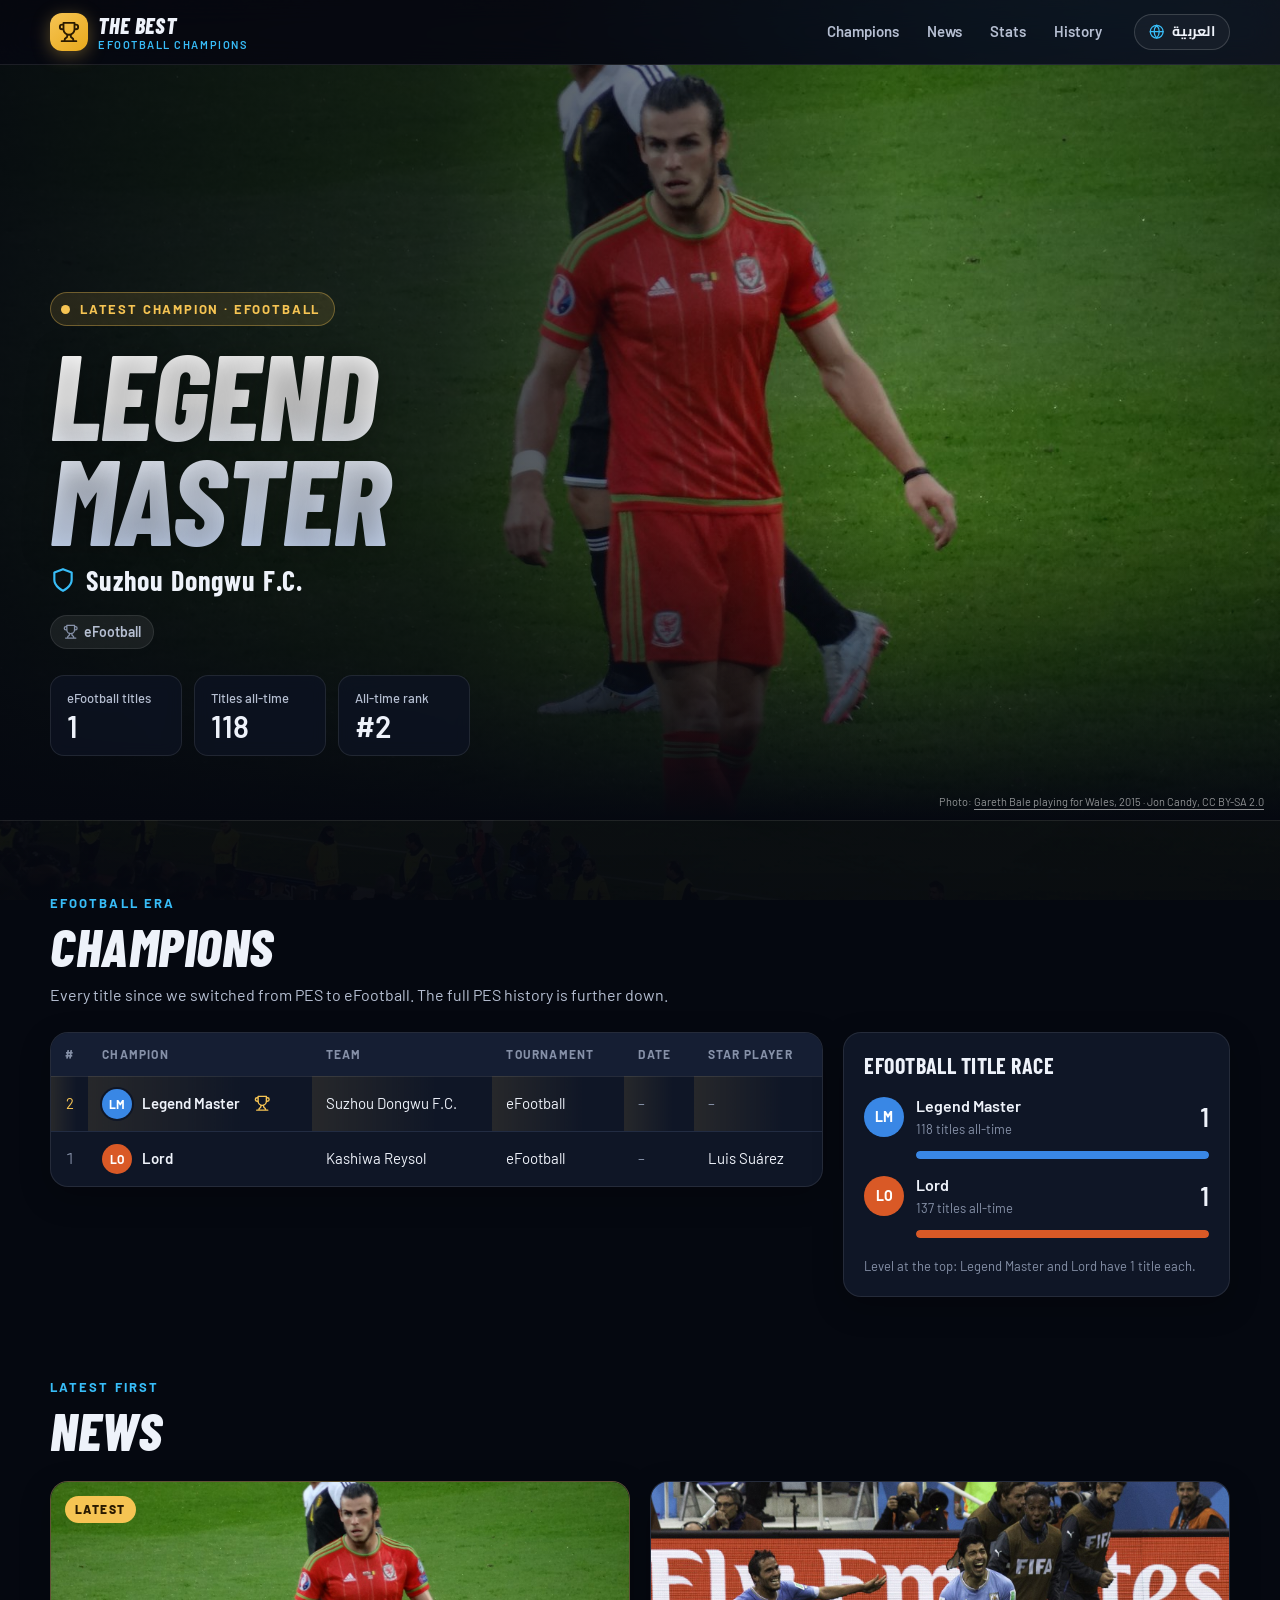
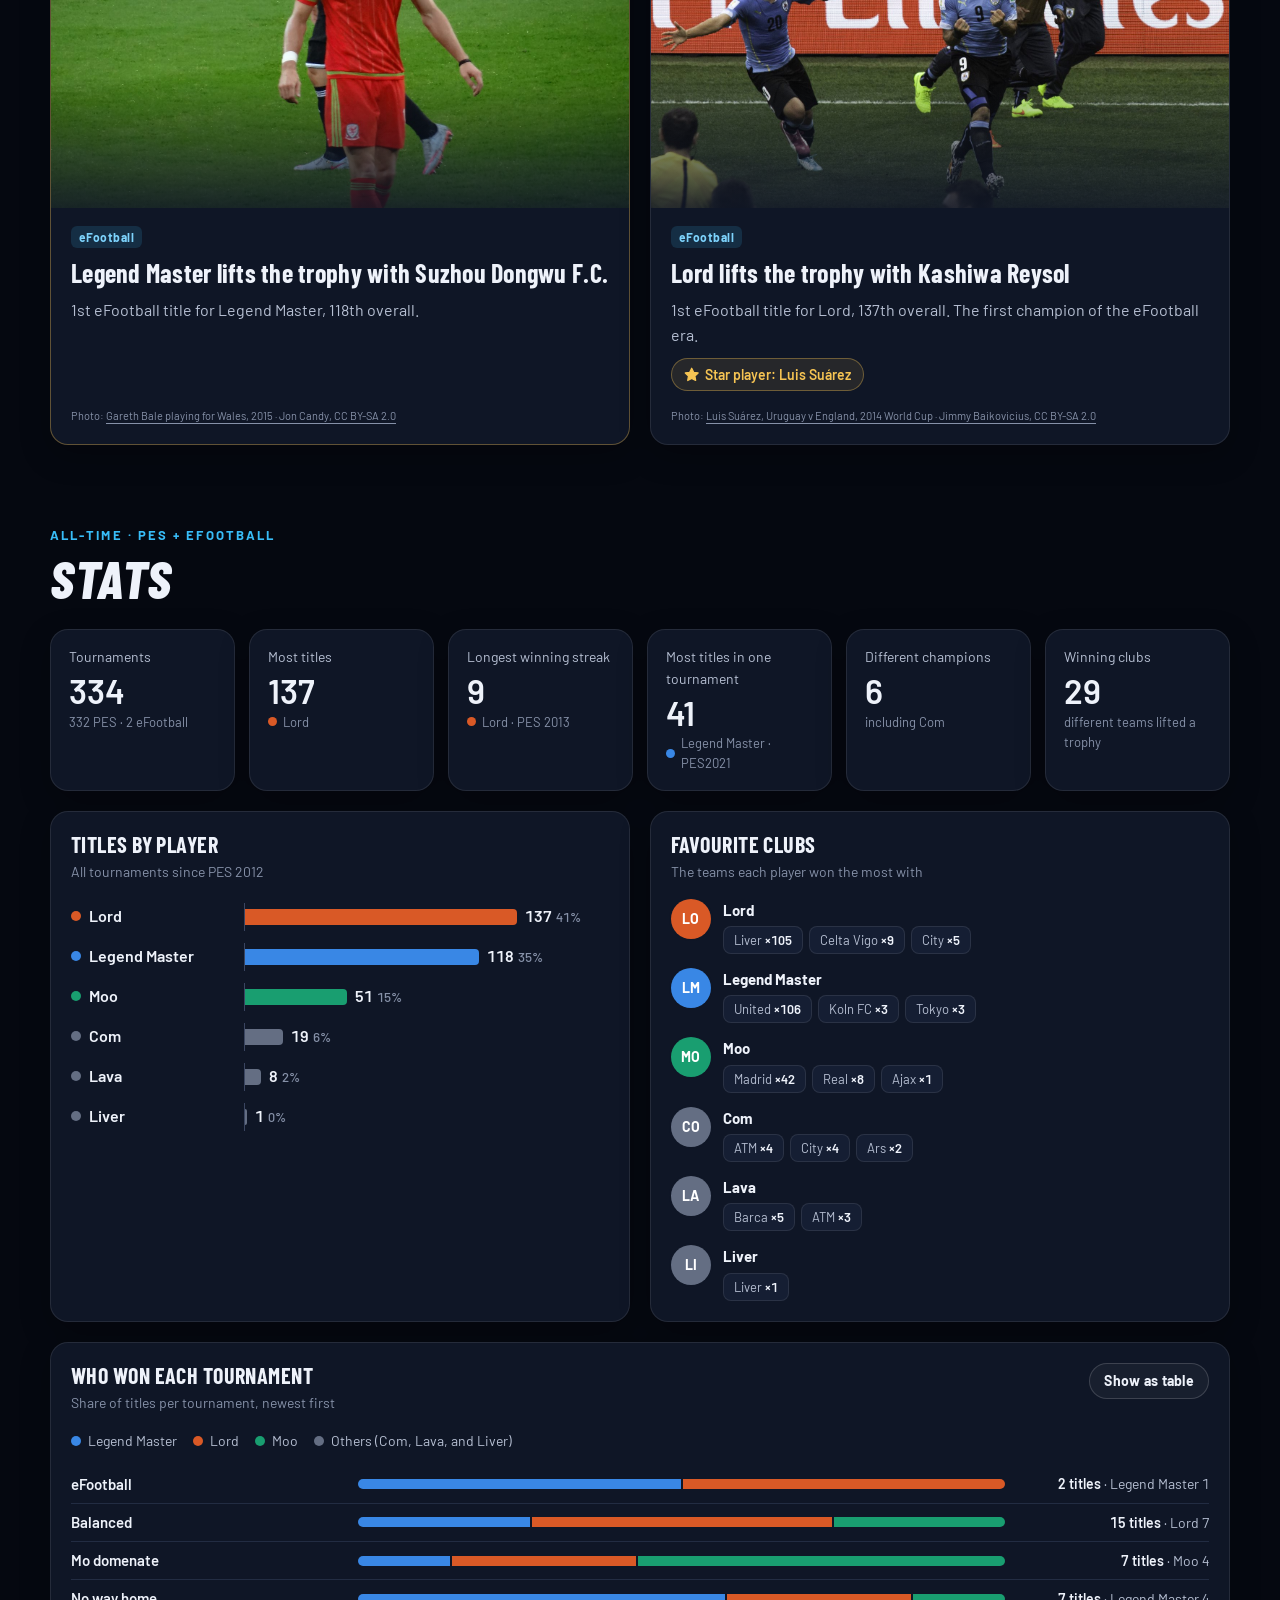
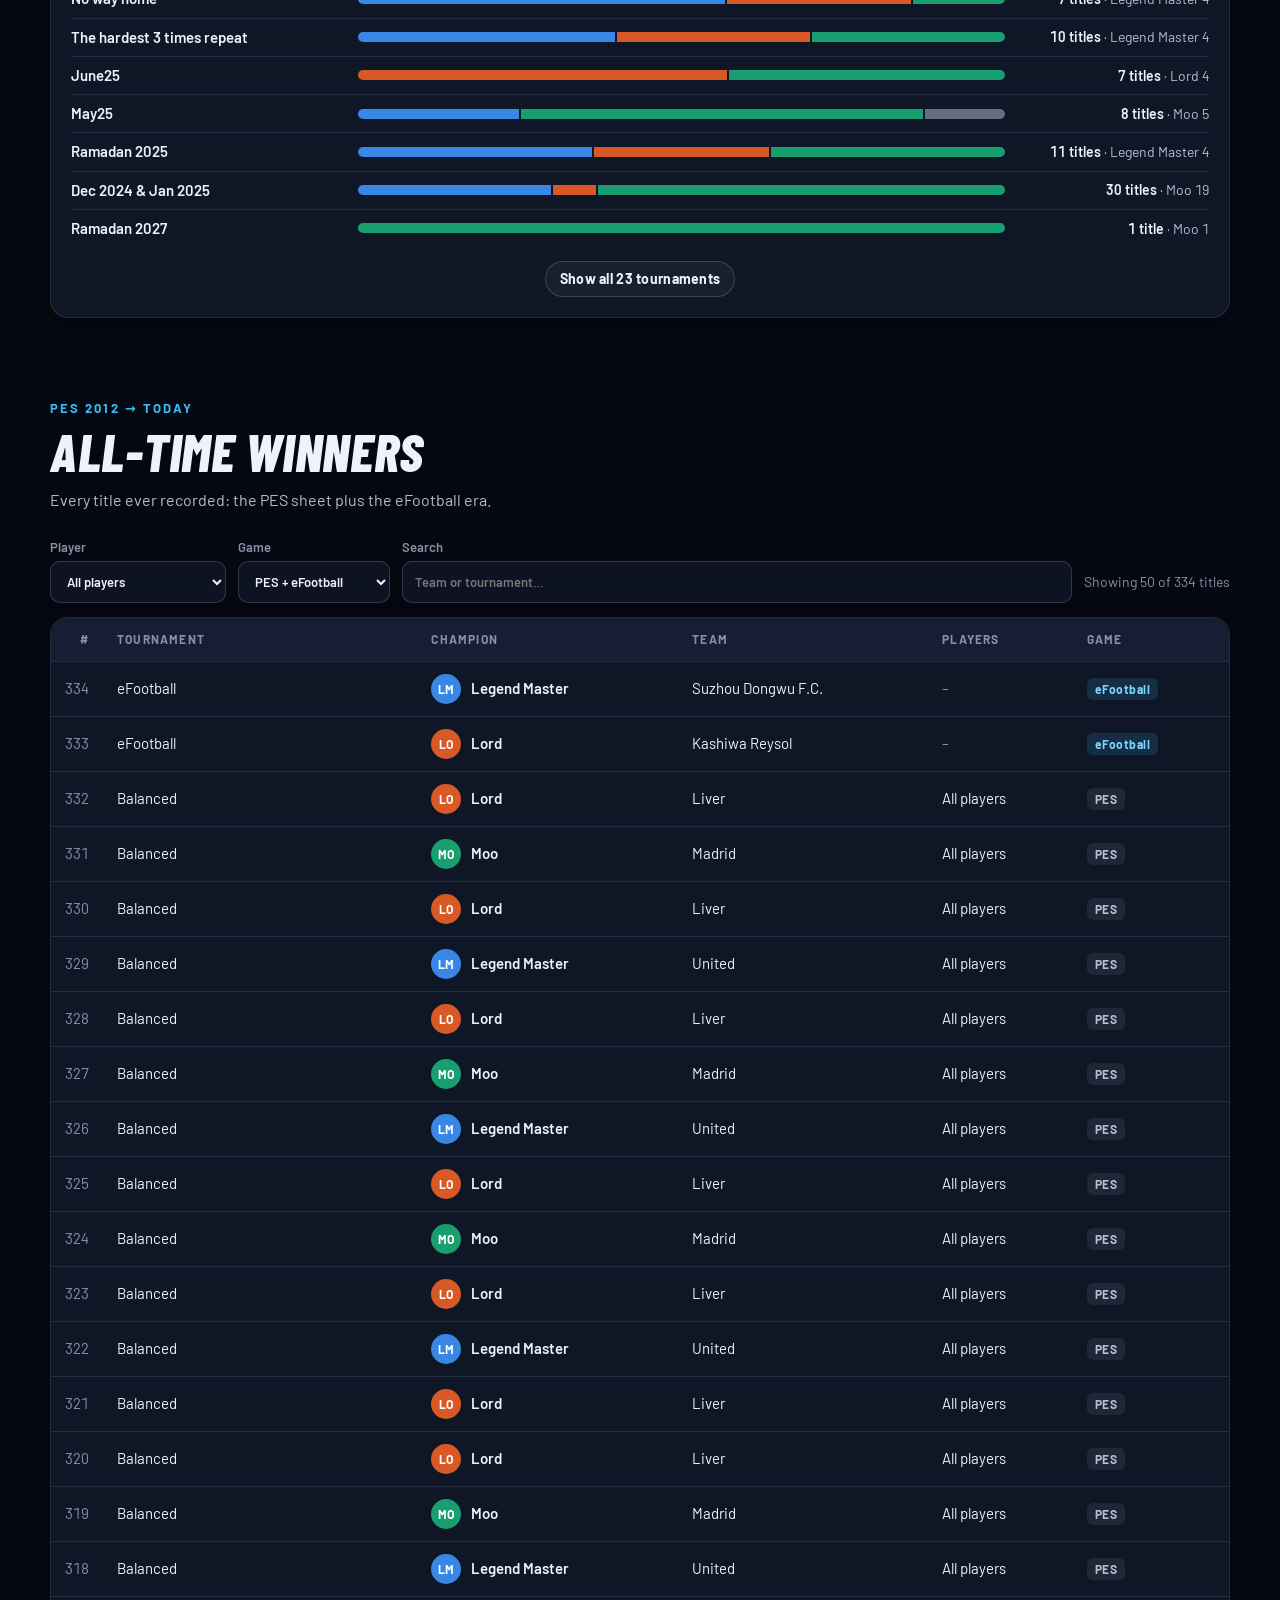
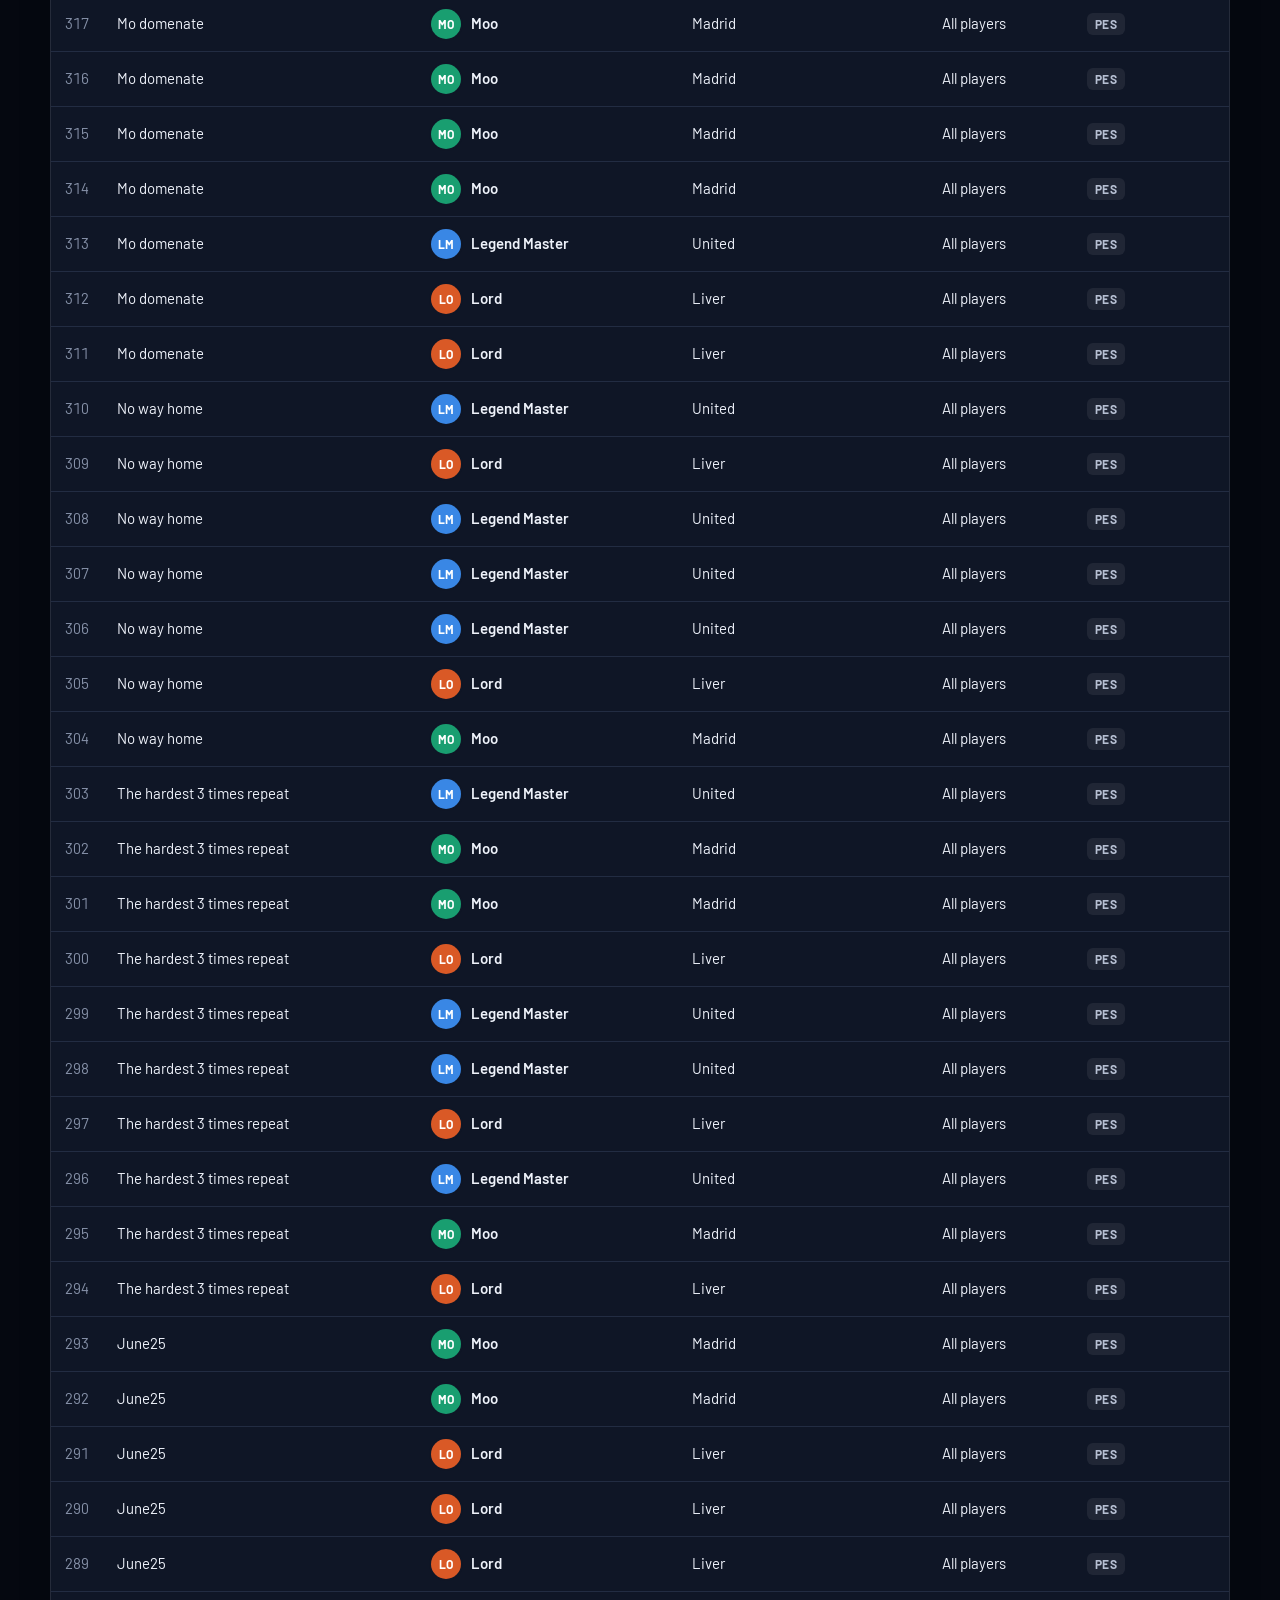
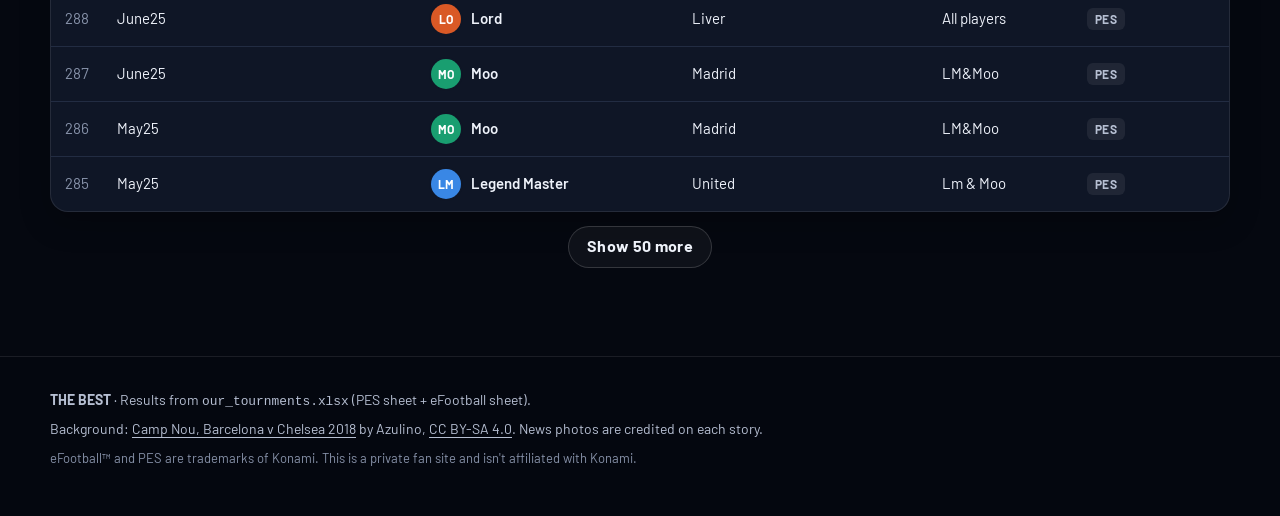
<file: index.html>
<!doctype html>
<html lang="en" dir="ltr">
<head>
  <meta charset="utf-8">
  <meta name="viewport" content="width=device-width, initial-scale=1">
  <title>The Best · eFootball Champions</title>
  <script>
    /* Apply a saved Arabic choice before the first paint, so the page doesn't flip direction after loading. */
    (function () {
      try {
        var q = new URLSearchParams(location.search).get("lang");
        var l = q === "ar" || q === "en" ? q : localStorage.getItem("thebest.lang");
        if (l === "ar") { document.documentElement.lang = "ar"; document.documentElement.dir = "rtl"; }
      } catch (e) { /* storage blocked: stay in English */ }
    })();
  </script>
  <meta name="description" content="Champions, news and stats from our eFootball tournaments, plus the full PES history since PES 2012.">
  <meta name="theme-color" content="#050810">
  <meta property="og:title" content="The Best · eFootball Champions">
  <meta property="og:description" content="Who won last, the roll of honour, and every title since PES 2012.">
  <link rel="icon" href="data:image/svg+xml,%3Csvg xmlns='http://www.w3.org/2000/svg' viewBox='0 0 24 24' fill='none' stroke='%23f6c453' stroke-width='2' stroke-linecap='round' stroke-linejoin='round'%3E%3Cpath d='M6 9H4.5a2.5 2.5 0 0 1 0-5H6M18 9h1.5a2.5 2.5 0 0 0 0-5H18M4 22h16M10 14.66V17c0 .55-.47.98-.97 1.21C7.85 18.75 7 20.24 7 22M14 14.66V17c0 .55.47.98.97 1.21C16.15 18.75 17 20.24 17 22M18 2H6v7a6 6 0 0 0 12 0V2Z'/%3E%3C/svg%3E">
  <link rel="preconnect" href="https://fonts.googleapis.com">
  <link rel="preconnect" href="https://fonts.gstatic.com" crossorigin>
  <link href="https://fonts.googleapis.com/css2?family=Barlow:wght@400;500;600;700&family=Barlow+Condensed:ital,wght@0,600;0,700;0,800;1,700;1,800&family=Cairo:wght@400;600;700;800&display=swap" rel="stylesheet">
  <!-- The ?v= tags make browsers fetch new code after each update; run tools/bump_version.py when code changes. -->
  <link rel="stylesheet" href="assets/css/style.css?v=20261123002647">
  <script type="module" src="assets/js/app.js?v=20261123002647"></script>
</head>
<body>
  <!-- Icon sprite -->
  <svg width="0" height="0" style="position:absolute" aria-hidden="true">
    <symbol id="i-trophy" viewBox="0 0 24 24"><path d="M6 9H4.5a2.5 2.5 0 0 1 0-5H6M18 9h1.5a2.5 2.5 0 0 0 0-5H18M4 22h16M10 14.66V17c0 .55-.47.98-.97 1.21C7.85 18.75 7 20.24 7 22M14 14.66V17c0 .55.47.98.97 1.21C16.15 18.75 17 20.24 17 22M18 2H6v7a6 6 0 0 0 12 0V2Z"/></symbol>
    <symbol id="i-shield" viewBox="0 0 24 24"><path d="M12 22s8-4 8-10V5l-8-3-8 3v7c0 6 8 10 8 10z"/></symbol>
    <symbol id="i-star" viewBox="0 0 24 24"><path d="M12 2l3.09 6.26L22 9.27l-5 4.87 1.18 6.88L12 17.77l-6.18 3.25L7 14.14 2 9.27l6.91-1.01L12 2z"/></symbol>
    <symbol id="i-plus" viewBox="0 0 24 24"><path d="M12 5v14M5 12h14"/></symbol>
    <symbol id="i-x" viewBox="0 0 24 24"><path d="M18 6 6 18M6 6l12 12"/></symbol>
    <symbol id="i-edit" viewBox="0 0 24 24"><path d="M12 20h9M16.5 3.5a2.12 2.12 0 0 1 3 3L7 19l-4 1 1-4L16.5 3.5z"/></symbol>
    <symbol id="i-trash" viewBox="0 0 24 24"><path d="M3 6h18M19 6l-1 14a2 2 0 0 1-2 2H8a2 2 0 0 1-2-2L5 6M10 11v6M14 11v6M9 6V4a1 1 0 0 1 1-1h4a1 1 0 0 1 1 1v2"/></symbol>
    <symbol id="i-calendar" viewBox="0 0 24 24"><rect x="3" y="4" width="18" height="18" rx="2"/><path d="M16 2v4M8 2v4M3 10h18"/></symbol>
    <symbol id="i-users" viewBox="0 0 24 24"><path d="M17 21v-2a4 4 0 0 0-4-4H5a4 4 0 0 0-4 4v2"/><circle cx="9" cy="7" r="4"/><path d="M23 21v-2a4 4 0 0 0-3-3.87M16 3.13a4 4 0 0 1 0 7.75"/></symbol>
    <symbol id="i-image" viewBox="0 0 24 24"><rect x="3" y="3" width="18" height="18" rx="2"/><circle cx="8.5" cy="8.5" r="1.5"/><path d="M21 15l-5-5L5 21"/></symbol>
    <symbol id="i-flame" viewBox="0 0 24 24"><path d="M8.5 14.5A2.5 2.5 0 0 0 11 12c0-1.38-.5-2-1-3-1.07-2.14-.22-4.05 2-6 .5 2.5 2 4.9 4 6.5 2 1.6 3 3.5 3 5.5a7 7 0 1 1-14 0c0-1.15.43-2.29 1-3a2.5 2.5 0 0 0 2.5 2.5z"/></symbol>
    <symbol id="i-github" viewBox="0 0 24 24"><path d="M9 19c-5 1.5-5-2.5-7-3m14 6v-3.87a3.37 3.37 0 0 0-.94-2.61c3.14-.35 6.44-1.54 6.44-7A5.44 5.44 0 0 0 20 4.77 5.07 5.07 0 0 0 19.91 1S18.73.65 16 2.48a13.38 13.38 0 0 0-7 0C6.27.65 5.09 1 5.09 1A5.07 5.07 0 0 0 5 4.77a5.44 5.44 0 0 0-1.5 3.78c0 5.42 3.3 6.61 6.44 7A3.37 3.37 0 0 0 9 18.13V22"/></symbol>
    <symbol id="i-globe" viewBox="0 0 24 24"><circle cx="12" cy="12" r="10"/><path d="M2 12h20M12 2a15.3 15.3 0 0 1 4 10 15.3 15.3 0 0 1-4 10 15.3 15.3 0 0 1-4-10 15.3 15.3 0 0 1 4-10z"/></symbol>
    <symbol id="i-bell" viewBox="0 0 24 24"><path d="M6 8a6 6 0 0 1 12 0c0 7 3 9 3 9H3s3-2 3-9"/><path d="M10.3 21a1.94 1.94 0 0 0 3.4 0"/></symbol>
    <symbol id="i-megaphone" viewBox="0 0 24 24"><path d="m3 11 18-5v12L3 14v-3z"/><path d="M11.6 16.8a3 3 0 1 1-5.8-1.6"/></symbol>
    <symbol id="i-check" viewBox="0 0 24 24"><path d="M20 6 9 17l-5-5"/></symbol>
    <symbol id="i-chat" viewBox="0 0 24 24"><path d="M7.9 20A9 9 0 1 0 4 16.1L2 22Z"/></symbol>
    <symbol id="i-ban" viewBox="0 0 24 24"><circle cx="12" cy="12" r="10"/><path d="m4.9 4.9 14.2 14.2"/></symbol>
  </svg>

  <a class="skip-link" href="#main" data-i18n="skip">Skip to content</a>

  <header class="site-header">
    <div class="container header-inner">
      <a class="brand" href="#top" aria-label="The Best, home" data-i18n-attr="aria-label:brandHome">
        <span class="brand-mark"><svg class="icon"><use href="#i-trophy"/></svg></span>
        <span class="brand-text"><strong data-i18n="brandName">THE BEST</strong><small data-i18n="brandSub">eFootball champions</small></span>
      </a>
      <nav class="site-nav" aria-label="Sections" data-i18n-attr="aria-label:navSections">
        <a href="#announcements" data-i18n="navUpcoming" hidden>Upcoming</a>
        <a href="#champions" data-i18n="navChampions">Champions</a>
        <a href="#news" data-i18n="navNews">News</a>
        <a href="#stats" data-i18n="navStats">Stats</a>
        <a href="#history" data-i18n="navHistory">History</a>
      </nav>
      <div class="header-actions">
        <button class="btn btn-ghost btn-sm lang-btn" type="button" id="langBtn" lang="ar" aria-label="Switch to Arabic" data-i18n-attr="aria-label:langSwitchLabel;lang:langSwitchCode">
          <svg class="icon"><use href="#i-globe"/></svg><span data-i18n="langSwitch">العربية</span>
        </button>
      </div>
    </div>
  </header>

  <div class="pending-banner" id="pendingBanner" role="status" hidden>
    <span class="spinner" aria-hidden="true"></span>
    <span data-i18n="pending">Publishing your latest change. GitHub Pages usually needs about a minute, then everyone sees it.</span>
  </div>

  <!-- Next championship, filled in by announce.js -->
  <div class="next-banner" id="nextBanner" hidden></div>

  <main id="main">
    <!-- 1. Latest champion -->
    <section class="hero" id="top" aria-labelledby="heroName">
      <div class="hero-media" id="heroMedia"></div>
      <div class="hero-shade" aria-hidden="true"></div>
      <div class="container hero-inner">
        <div class="hero-text">
          <p class="eyebrow"><span class="live-dot" aria-hidden="true"></span><span id="heroEyebrow"></span></p>
          <h1 class="hero-name" id="heroName">Loading…</h1>
          <p class="hero-team" id="heroTeam"></p>
          <ul class="chips" id="heroChips"></ul>
          <dl class="hero-stats" id="heroStats"></dl>
        </div>
        <figure class="hero-win" id="heroWin" hidden></figure>
      </div>
      <p class="hero-credit" id="heroCredit"></p>
    </section>

    <!-- 2. Upcoming championships (hidden until one is announced) -->
    <section class="section ann-section" id="announcements" aria-labelledby="annTitle" hidden>
      <div class="container">
        <header class="section-head">
          <p class="kicker" data-i18n="annKicker">Announcements</p>
          <h2 id="annTitle" data-i18n="annTitle">Upcoming championships</h2>
          <p class="lede" data-i18n="annLede">Sign up with your email or WhatsApp number to get a reminder before the start.</p>
        </header>
        <div id="annFeatured"></div>
        <div id="annMore"></div>
      </div>
    </section>

    <!-- 3. eFootball champions -->
    <section class="section" id="champions" aria-labelledby="champTitle">
      <div class="container">
        <header class="section-head">
          <p class="kicker" data-i18n="champKicker">eFootball era</p>
          <h2 id="champTitle" data-i18n="champTitle">Champions</h2>
          <p class="lede" data-i18n="champLede">Every title since we switched from PES to eFootball. The full PES history is further down.</p>
        </header>
        <div class="champ-grid">
          <div class="card table-card">
            <div class="table-scroll">
              <table class="table" id="champTable">
                <thead><tr><th class="num">#</th><th data-i18n="thChampion">Champion</th><th data-i18n="thTeam">Team</th><th data-i18n="thTournament">Tournament</th><th data-i18n="thDate">Date</th><th data-i18n="thStar">Star player</th></tr></thead>
                <tbody></tbody>
              </table>
            </div>
          </div>
          <aside class="card race-card" aria-labelledby="raceTitle">
            <h3 id="raceTitle" data-i18n="raceTitle">eFootball title race</h3>
            <ol class="race" id="raceList"></ol>
          </aside>
        </div>
      </div>
    </section>

    <!-- 4. News -->
    <section class="section" id="news" aria-labelledby="newsTitle">
      <div class="container">
        <header class="section-head">
          <p class="kicker" data-i18n="newsKicker">Latest first</p>
          <h2 id="newsTitle" data-i18n="newsTitle">News</h2>
        </header>
        <div class="news-grid" id="newsGrid"></div>
      </div>
    </section>

    <!-- 5. Stats -->
    <section class="section" id="stats" aria-labelledby="statsTitle">
      <div class="container">
        <header class="section-head">
          <p class="kicker" data-i18n="statsKicker">All-time · PES + eFootball</p>
          <h2 id="statsTitle" data-i18n="statsTitle">Stats</h2>
        </header>
        <div class="kpis" id="kpis"></div>
        <div class="stats-grid">
          <article class="card chart-card" aria-labelledby="titlesTitle">
            <h3 id="titlesTitle" data-i18n="titlesTitle">Titles by player</h3>
            <p class="card-sub" data-i18n="titlesSub">All tournaments since PES 2012</p>
            <div class="bars" id="titlesChart"></div>
          </article>
          <article class="card chart-card" aria-labelledby="clubsTitle">
            <h3 id="clubsTitle" data-i18n="clubsTitle">Favourite clubs</h3>
            <p class="card-sub" data-i18n="clubsSub">The teams each player won the most with</p>
            <div class="clubs" id="clubsList"></div>
          </article>
          <article class="card chart-card span-2" aria-labelledby="seasonsTitle">
            <div class="card-head">
              <div>
                <h3 id="seasonsTitle" data-i18n="seasonsTitle">Who won each tournament</h3>
                <p class="card-sub" data-i18n="seasonsSub">Share of titles per tournament, newest first</p>
              </div>
              <button class="btn btn-ghost btn-sm" type="button" id="seasonsView" aria-pressed="false">Show as table</button>
            </div>
            <ul class="legend" id="seasonsLegend" aria-label="Players" data-i18n-attr="aria-label:legendPlayers"></ul>
            <div id="seasonsChart"></div>
            <button class="btn btn-ghost btn-sm more-btn" type="button" id="seasonsMore"></button>
          </article>
        </div>
      </div>
    </section>

    <!-- 6. All-time history -->
    <section class="section" id="history" aria-labelledby="historyTitle">
      <div class="container">
        <header class="section-head">
          <p class="kicker" data-i18n="historyKicker">PES 2012 → today</p>
          <h2 id="historyTitle" data-i18n="historyTitle">All-time winners</h2>
          <p class="lede" data-i18n="historyLede">Every title ever recorded: the PES sheet plus the eFootball era.</p>
        </header>
        <div class="filters" role="search">
          <label class="field-inline"><span data-i18n="fPlayer">Player</span><select id="fPlayer"><option value="">All players</option></select></label>
          <label class="field-inline"><span data-i18n="fGame">Game</span><select id="fGame"><option value="" data-i18n="fGameAll">PES + eFootball</option><option value="PES" data-i18n="fGamePes">PES only</option><option value="eFootball" data-i18n="fGameEf">eFootball only</option></select></label>
          <label class="field-inline grow"><span data-i18n="fSearch">Search</span><input id="fSearch" type="search" dir="auto" placeholder="Team or tournament…" data-i18n-attr="placeholder:fSearchPh" autocomplete="off"></label>
          <p class="filter-count" id="historyCount" aria-live="polite"></p>
        </div>
        <div class="card table-card">
          <div class="table-scroll">
            <table class="table" id="historyTable">
              <thead><tr><th class="num">#</th><th data-i18n="thTournament">Tournament</th><th data-i18n="thChampion">Champion</th><th data-i18n="thTeam">Team</th><th data-i18n="thPlayers">Players</th><th data-i18n="thGame">Game</th></tr></thead>
              <tbody></tbody>
            </table>
          </div>
        </div>
        <button class="btn btn-ghost more-btn" type="button" id="historyMore">Show more</button>
      </div>
    </section>
  </main>

  <footer class="site-footer">
    <div class="container footer-inner">
      <p data-i18n-html="footerData"><strong>THE BEST</strong> · Results from <code>our_tournments.xlsx</code> (PES sheet + eFootball sheet).</p>
      <p class="credits" id="credits" data-i18n-html="footerCredits">
        Background: <a href="https://commons.wikimedia.org/wiki/File:Camp_Nou_Barcelona_Chelsea_14-03-2018.jpg" target="_blank" rel="noopener">Camp Nou, Barcelona v Chelsea 2018</a> by Azulino, <a href="https://creativecommons.org/licenses/by-sa/4.0" target="_blank" rel="noopener">CC BY-SA 4.0</a>. News photos are credited on each story.
      </p>
      <p class="fineprint" data-i18n="footerFine">eFootball™ and PES are trademarks of Konami. This is a private fan site and isn't affiliated with Konami.</p>
    </div>
  </footer>

  <!-- Sign up for a championship -->
  <dialog class="dialog narrow" id="signupDialog" aria-labelledby="suTitle">
    <form class="dialog-inner" id="signupForm" novalidate>
      <header class="dialog-head">
        <div>
          <h2 id="suTitle" data-i18n="suTitle">Sign up</h2>
          <p class="dialog-sub" id="suFor"></p>
        </div>
        <button class="icon-btn" type="button" data-close aria-label="Close" data-i18n-attr="aria-label:close"><svg class="icon"><use href="#i-x"/></svg></button>
      </header>
      <div class="dialog-body">
        <div data-step="form">
          <div class="form-grid one">
            <label class="field"><span><span data-i18n="suNick">Your name</span> <b aria-hidden="true">*</b> <small data-i18n="suNickHint">(shown on the site)</small></span><input name="nickname" list="playerList" maxlength="40" required dir="auto" autocomplete="nickname"></label>
            <fieldset class="field choice">
              <legend data-i18n="suChannel">Remind me by</legend>
              <div class="seg-choice">
                <label><input type="radio" name="channel" value="email" checked><span><svg class="icon"><use href="#i-bell"/></svg><span data-i18n="suEmail">Email</span></span></label>
                <label><input type="radio" name="channel" value="whatsapp"><span><svg class="icon"><use href="#i-chat"/></svg><span data-i18n="suWhatsapp">WhatsApp</span></span></label>
              </div>
            </fieldset>
            <label class="field" data-for="email"><span data-i18n="suEmailLabel">Email address</span><input name="email" type="email" dir="ltr" maxlength="120" autocomplete="email" inputmode="email" spellcheck="false"></label>
            <label class="field" data-for="whatsapp" hidden><span><span data-i18n="suPhoneLabel">WhatsApp number</span> <small data-i18n="suPhoneHint">(with country code, e.g. +20 10 1234 5678)</small></span><input name="phone" type="tel" dir="ltr" maxlength="24" autocomplete="tel" inputmode="tel" placeholder="+20 10 1234 5678"></label>
            <p class="hint channel-note" id="suChannelNote"></p>
            <label class="hp" aria-hidden="true">Website <input name="website" tabindex="-1" autocomplete="off"></label>
          </div>
          <p class="hint" data-i18n="suPrivacy">Only the organiser sees your email or number. Only your name is shown on the site.</p>
        </div>
        <div class="su-done" data-step="done" hidden>
          <span class="su-done-mark" aria-hidden="true"><svg class="icon"><use href="#i-check"/></svg></span>
          <h3 data-i18n="suDoneTitle">You're in!</h3>
          <p id="suDoneText"></p>
          <button class="btn btn-ghost btn-sm" type="button" id="suDoneIcs" data-ics=""><svg class="icon"><use href="#i-calendar"/></svg><span data-i18n="btnCalendar">Add to calendar</span></button>
        </div>
      </div>
      <footer class="dialog-foot">
        <p class="form-status" id="suStatus" role="status" aria-live="polite"></p>
        <button class="btn btn-ghost" type="button" id="suCancel" data-close data-i18n="btnCancel">Cancel</button>
        <button class="btn btn-primary" type="submit" id="suSubmit"><svg class="icon"><use href="#i-bell"/></svg><span data-i18n="btnJoin">Sign me up</span></button>
        <button class="btn btn-primary" type="button" id="suDone" data-close data-i18n="btnDone" hidden>Done</button>
      </footer>
    </form>
  </dialog>

  <datalist id="playerList"></datalist>

  <div class="tooltip" id="tooltip" role="tooltip" hidden></div>
  <div class="toast" id="toast" role="status" aria-live="polite" hidden></div>
</body>
</html>
</file>
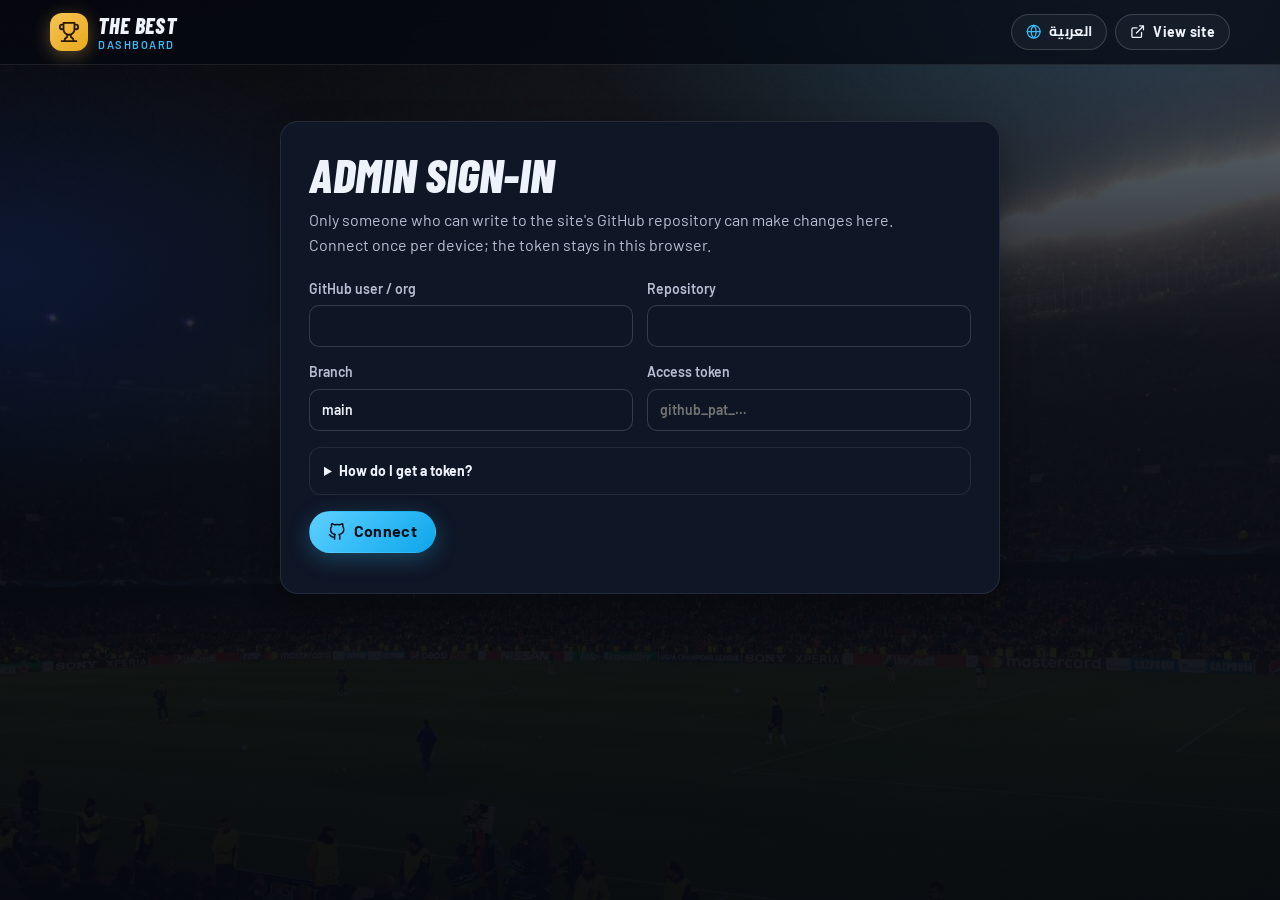
<file: admin.html>
<!doctype html>
<html lang="en" dir="ltr" data-title-key="adminPageTitle">
<head>
  <meta charset="utf-8">
  <meta name="viewport" content="width=device-width, initial-scale=1">
  <meta name="robots" content="noindex, nofollow">
  <title>Dashboard · The Best</title>
  <script>
    /* Apply a saved Arabic choice before the first paint, so the page doesn't flip direction after loading. */
    (function () {
      try {
        var q = new URLSearchParams(location.search).get("lang");
        var l = q === "ar" || q === "en" ? q : localStorage.getItem("thebest.lang");
        if (l === "ar") { document.documentElement.lang = "ar"; document.documentElement.dir = "rtl"; }
      } catch (e) { /* storage blocked: stay in English */ }
    })();
  </script>
  <meta name="theme-color" content="#050810">
  <link rel="icon" href="data:image/svg+xml,%3Csvg xmlns='http://www.w3.org/2000/svg' viewBox='0 0 24 24' fill='none' stroke='%23f6c453' stroke-width='2' stroke-linecap='round' stroke-linejoin='round'%3E%3Cpath d='M6 9H4.5a2.5 2.5 0 0 1 0-5H6M18 9h1.5a2.5 2.5 0 0 0 0-5H18M4 22h16M10 14.66V17c0 .55-.47.98-.97 1.21C7.85 18.75 7 20.24 7 22M14 14.66V17c0 .55.47.98.97 1.21C16.15 18.75 17 20.24 17 22M18 2H6v7a6 6 0 0 0 12 0V2Z'/%3E%3C/svg%3E">
  <link rel="preconnect" href="https://fonts.googleapis.com">
  <link rel="preconnect" href="https://fonts.gstatic.com" crossorigin>
  <link href="https://fonts.googleapis.com/css2?family=Barlow:wght@400;500;600;700&family=Barlow+Condensed:ital,wght@0,600;0,700;0,800;1,700;1,800&family=Cairo:wght@400;600;700;800&display=swap" rel="stylesheet">
  <!-- The ?v= tags make browsers fetch new code after each update; run tools/bump_version.py when code changes. -->
  <link rel="stylesheet" href="assets/css/style.css?v=20261123002647">
  <script type="module" src="assets/js/admin.js?v=20261123002647"></script>
</head>
<body class="admin-page">
  <!-- Icon sprite -->
  <svg width="0" height="0" style="position:absolute" aria-hidden="true">
    <symbol id="i-trophy" viewBox="0 0 24 24"><path d="M6 9H4.5a2.5 2.5 0 0 1 0-5H6M18 9h1.5a2.5 2.5 0 0 0 0-5H18M4 22h16M10 14.66V17c0 .55-.47.98-.97 1.21C7.85 18.75 7 20.24 7 22M14 14.66V17c0 .55.47.98.97 1.21C16.15 18.75 17 20.24 17 22M18 2H6v7a6 6 0 0 0 12 0V2Z"/></symbol>
    <symbol id="i-shield" viewBox="0 0 24 24"><path d="M12 22s8-4 8-10V5l-8-3-8 3v7c0 6 8 10 8 10z"/></symbol>
    <symbol id="i-plus" viewBox="0 0 24 24"><path d="M12 5v14M5 12h14"/></symbol>
    <symbol id="i-x" viewBox="0 0 24 24"><path d="M18 6 6 18M6 6l12 12"/></symbol>
    <symbol id="i-edit" viewBox="0 0 24 24"><path d="M12 20h9M16.5 3.5a2.12 2.12 0 0 1 3 3L7 19l-4 1 1-4L16.5 3.5z"/></symbol>
    <symbol id="i-trash" viewBox="0 0 24 24"><path d="M3 6h18M19 6l-1 14a2 2 0 0 1-2 2H8a2 2 0 0 1-2-2L5 6M10 11v6M14 11v6M9 6V4a1 1 0 0 1 1-1h4a1 1 0 0 1 1 1v2"/></symbol>
    <symbol id="i-calendar" viewBox="0 0 24 24"><rect x="3" y="4" width="18" height="18" rx="2"/><path d="M16 2v4M8 2v4M3 10h18"/></symbol>
    <symbol id="i-users" viewBox="0 0 24 24"><path d="M17 21v-2a4 4 0 0 0-4-4H5a4 4 0 0 0-4 4v2"/><circle cx="9" cy="7" r="4"/><path d="M23 21v-2a4 4 0 0 0-3-3.87M16 3.13a4 4 0 0 1 0 7.75"/></symbol>
    <symbol id="i-image" viewBox="0 0 24 24"><rect x="3" y="3" width="18" height="18" rx="2"/><circle cx="8.5" cy="8.5" r="1.5"/><path d="M21 15l-5-5L5 21"/></symbol>
    <symbol id="i-github" viewBox="0 0 24 24"><path d="M9 19c-5 1.5-5-2.5-7-3m14 6v-3.87a3.37 3.37 0 0 0-.94-2.61c3.14-.35 6.44-1.54 6.44-7A5.44 5.44 0 0 0 20 4.77 5.07 5.07 0 0 0 19.91 1S18.73.65 16 2.48a13.38 13.38 0 0 0-7 0C6.27.65 5.09 1 5.09 1A5.07 5.07 0 0 0 5 4.77a5.44 5.44 0 0 0-1.5 3.78c0 5.42 3.3 6.61 6.44 7A3.37 3.37 0 0 0 9 18.13V22"/></symbol>
    <symbol id="i-globe" viewBox="0 0 24 24"><circle cx="12" cy="12" r="10"/><path d="M2 12h20M12 2a15.3 15.3 0 0 1 4 10 15.3 15.3 0 0 1-4 10 15.3 15.3 0 0 1-4-10 15.3 15.3 0 0 1 4-10z"/></symbol>
    <symbol id="i-bell" viewBox="0 0 24 24"><path d="M6 8a6 6 0 0 1 12 0c0 7 3 9 3 9H3s3-2 3-9"/><path d="M10.3 21a1.94 1.94 0 0 0 3.4 0"/></symbol>
    <symbol id="i-megaphone" viewBox="0 0 24 24"><path d="m3 11 18-5v12L3 14v-3z"/><path d="M11.6 16.8a3 3 0 1 1-5.8-1.6"/></symbol>
    <symbol id="i-ban" viewBox="0 0 24 24"><circle cx="12" cy="12" r="10"/><path d="m4.9 4.9 14.2 14.2"/></symbol>
    <symbol id="i-restore" viewBox="0 0 24 24"><path d="M3 12a9 9 0 1 0 9-9 9.75 9.75 0 0 0-6.74 2.74L3 8"/><path d="M3 3v5h5"/></symbol>
    <symbol id="i-logout" viewBox="0 0 24 24"><path d="M9 21H5a2 2 0 0 1-2-2V5a2 2 0 0 1 2-2h4M16 17l5-5-5-5M21 12H9"/></symbol>
    <symbol id="i-external" viewBox="0 0 24 24"><path d="M15 3h6v6M10 14 21 3M18 13v6a2 2 0 0 1-2 2H5a2 2 0 0 1-2-2V8a2 2 0 0 1 2-2h6"/></symbol>
    <symbol id="i-copy" viewBox="0 0 24 24"><rect x="9" y="9" width="13" height="13" rx="2"/><path d="M5 15H4a2 2 0 0 1-2-2V4a2 2 0 0 1 2-2h9a2 2 0 0 1 2 2v1"/></symbol>
    <symbol id="i-chat" viewBox="0 0 24 24"><path d="M7.9 20A9 9 0 1 0 4 16.1L2 22Z"/></symbol>
  </svg>

  <a class="skip-link" href="#main" data-i18n="skip">Skip to content</a>

  <header class="site-header">
    <div class="container header-inner">
      <a class="brand" href="./" aria-label="View site" data-i18n-attr="aria-label:viewSite">
        <span class="brand-mark"><svg class="icon"><use href="#i-trophy"/></svg></span>
        <span class="brand-text"><strong data-i18n="brandName">THE BEST</strong><small data-i18n="dashBadge">Dashboard</small></span>
      </a>
      <div class="header-actions">
        <button class="btn btn-ghost btn-sm lang-btn" type="button" id="langBtn" lang="ar" aria-label="Switch to Arabic" data-i18n-attr="aria-label:langSwitchLabel;lang:langSwitchCode">
          <svg class="icon"><use href="#i-globe"/></svg><span data-i18n="langSwitch">العربية</span>
        </button>
        <a class="btn btn-ghost btn-sm view-site" href="./"><svg class="icon"><use href="#i-external"/></svg><span data-i18n="viewSite">View site</span></a>
      </div>
    </div>
  </header>

  <div class="pending-banner" id="pendingBanner" role="status" hidden>
    <span class="spinner" aria-hidden="true"></span>
    <span data-i18n="pending">Publishing your latest change. GitHub Pages usually needs about a minute, then everyone sees it.</span>
  </div>

  <main id="main" class="admin-main">
    <div class="container">
      <!-- Sign in with a GitHub token -->
      <section class="card admin-card login-card" id="loginCard" aria-labelledby="loginTitle" hidden>
        <h1 id="loginTitle" data-i18n="loginTitle">Admin sign-in</h1>
        <p class="lede" data-i18n="loginLede">Only someone who can write to the site's GitHub repository can make changes here.</p>
        <form id="loginForm" novalidate>
          <div class="form-grid">
            <label class="field"><span data-i18n="lOwner">GitHub user / org</span><input name="ghOwner" dir="ltr" autocomplete="off" spellcheck="false"></label>
            <label class="field"><span data-i18n="lRepo">Repository</span><input name="ghRepo" dir="ltr" autocomplete="off" spellcheck="false"></label>
            <label class="field"><span data-i18n="lBranch">Branch</span><input name="ghBranch" dir="ltr" autocomplete="off" spellcheck="false" placeholder="main"></label>
            <label class="field"><span data-i18n="lToken">Access token</span><input name="ghToken" type="password" dir="ltr" autocomplete="off" spellcheck="false" placeholder="github_pat_…"></label>
          </div>
          <details class="howto">
            <summary data-i18n="howtoSummary">How do I get a token?</summary>
            <ol data-i18n-html="howtoSteps"></ol>
          </details>
          <div class="row-actions">
            <button class="btn btn-primary" type="submit" id="loginBtn"><svg class="icon"><use href="#i-github"/></svg><span data-i18n="btnConnect">Connect</span></button>
          </div>
          <p class="form-status" id="loginStatus" role="status" aria-live="polite"></p>
        </form>
      </section>

      <div id="dash" hidden>
        <div class="dash-top">
          <p class="dash-conn"><span class="conn-dot on" aria-hidden="true"></span><span id="connLabel"></span></p>
          <button class="btn btn-ghost btn-sm" type="button" id="disconnectBtn"><svg class="icon"><use href="#i-logout"/></svg><span data-i18n="btnDisconnect">Disconnect</span></button>
        </div>

        <p class="callout warn" id="setupCallout" hidden>
          <svg class="icon"><use href="#i-bell"/></svg>
          <span><span data-i18n="calloutSetup">Sign-ups and reminders aren't set up yet.</span> <a href="#signupSection" data-i18n="calloutSetupLink">Set it up</a></span>
        </p>

        <!-- Championships -->
        <section class="admin-section" id="champSection" aria-labelledby="champsTitle">
          <header class="a-head">
            <div>
              <h2 id="champsTitle" data-i18n="champsTitle">Championships</h2>
              <p class="lede" data-i18n="champsSub">Announce a championship, then record its winner after the final.</p>
            </div>
            <button class="btn btn-primary" type="button" id="newChampBtn"><svg class="icon"><use href="#i-plus"/></svg><span data-i18n="btnNewChamp">New championship</span></button>
          </header>
          <div class="a-list" id="champList"></div>
        </section>

        <!-- Winners -->
        <section class="admin-section" id="winnerSection" aria-labelledby="winnersTitle">
          <header class="a-head">
            <div>
              <h2 id="winnersTitle" data-i18n="winnersTitle">Winners</h2>
              <p class="lede" data-i18n="winnersSub">eFootball winners, newest first.</p>
            </div>
          </header>
          <div class="a-list" id="winnerList"></div>
        </section>

        <!-- Sign-ups & reminders -->
        <section class="admin-section" id="signupSection" aria-labelledby="setTitle">
          <header class="a-head">
            <div>
              <h2 id="setTitle" data-i18n="setTitle">Sign-ups &amp; reminders</h2>
              <p class="lede" data-i18n="setLede">Sign-ups and email reminders run on a free Google Apps Script in your own Google account.</p>
            </div>
          </header>
          <div class="card set-card">
            <p class="set-status" id="setStatus"></p>
            <form id="apiForm" novalidate>
              <label class="field"><span data-i18n="lApiUrl">Web app URL</span><input name="api" type="url" dir="ltr" autocomplete="off" spellcheck="false" placeholder="https://script.google.com/macros/s/…/exec"></label>
              <div class="row-actions">
                <button class="btn btn-ghost btn-sm" type="button" id="apiTest"><span data-i18n="btnTestApi">Test</span></button>
                <button class="btn btn-primary btn-sm" type="submit" id="apiSave"><span data-i18n="btnSaveApi">Save to site</span></button>
                <button class="btn btn-ghost btn-sm danger" type="button" id="apiRemove" hidden><span data-i18n="btnRemoveApi">Turn off</span></button>
              </div>
              <p class="form-status" id="apiStatus" role="status" aria-live="polite"></p>
            </form>
            <div class="sheet-row">
              <label class="field"><span data-i18n="lSheetUrl">Sign-ups sheet link (saved on this device)</span><input id="sheetUrl" type="url" dir="ltr" autocomplete="off" spellcheck="false" placeholder="https://docs.google.com/spreadsheets/…"></label>
              <a class="btn btn-ghost btn-sm" id="sheetOpen" target="_blank" rel="noopener" hidden><svg class="icon"><use href="#i-external"/></svg><span data-i18n="btnOpenSheet">Open sheet</span></a>
            </div>
            <details class="howto" id="setupHow">
              <summary data-i18n="setupSummary">Set it up (about 5 minutes, free)</summary>
              <ol data-i18n-html="setupSteps"></ol>
              <div class="row-actions">
                <button class="btn btn-ghost btn-sm" type="button" id="copyScript"><svg class="icon"><use href="#i-copy"/></svg><span data-i18n="btnCopyScript">Copy the script</span></button>
                <a class="btn btn-ghost btn-sm" id="scriptLink" href="tools/notifications/Code.gs" target="_blank" rel="noopener"><svg class="icon"><use href="#i-external"/></svg><span data-i18n="scriptLink">View the script</span></a>
              </div>
            </details>
            <div class="callout">
              <svg class="icon"><use href="#i-chat"/></svg>
              <div><h3 data-i18n="waNoteTitle">About WhatsApp</h3><p data-i18n="waNote"></p></div>
            </div>
          </div>
        </section>
      </div>
    </div>
  </main>

  <!-- New / edit championship -->
  <dialog class="dialog" id="champDialog" aria-labelledby="champDlgTitle">
    <form class="dialog-inner" id="champForm" novalidate>
      <header class="dialog-head">
        <h2 id="champDlgTitle">New championship</h2>
        <button class="icon-btn" type="button" data-close aria-label="Close" data-i18n-attr="aria-label:close"><svg class="icon"><use href="#i-x"/></svg></button>
      </header>
      <div class="dialog-body">
        <div class="form-grid">
          <label class="field"><span><span data-i18n="lChampName">Name</span> <b aria-hidden="true">*</b></span><input name="name" required maxlength="80" dir="auto" autocomplete="off" placeholder="e.g. Friday Night Cup" data-i18n-attr="placeholder:phChampName"></label>
          <label class="field"><span data-i18n="lChampNameAr">Name in Arabic</span><input name="nameAr" maxlength="80" dir="rtl" lang="ar" autocomplete="off"></label>
          <label class="field"><span><span data-i18n="lChampDate">Date</span> <b aria-hidden="true">*</b></span><input name="date" type="date" required></label>
          <label class="field"><span><span data-i18n="lChampTime">Start time</span> <b aria-hidden="true">*</b></span><input name="time" type="time" required></label>
          <label class="field"><span data-i18n="lRemind">Reminder</span>
            <select name="remindBefore"><option value="15">15 minutes before</option><option value="20">20 minutes before</option><option value="30" selected>30 minutes before</option></select>
          </label>
          <label class="field"><span><span data-i18n="lMax">Max players</span> <small data-i18n="optional">(optional)</small></span><input name="maxPlayers" type="number" min="2" max="128" step="1" inputmode="numeric"></label>
          <label class="field span-2"><span><span data-i18n="lDetails">Details</span> <small data-i18n="optional">(optional)</small></span><textarea name="details" rows="3" maxlength="1200" dir="auto" placeholder="Format, rules, prize…" data-i18n-attr="placeholder:phDetails"></textarea></label>
          <label class="field span-2"><span><span data-i18n="lDetailsAr">Details in Arabic</span> <small data-i18n="optional">(optional)</small></span><textarea name="detailsAr" rows="3" maxlength="1200" dir="rtl" lang="ar"></textarea></label>
        </div>
        <p class="hint" id="champTz"></p>
        <p class="hint warn-hint" id="champTimeHint" data-i18n="timeChangeHint" hidden>If you change the time, signed-up players get an email with the new time.</p>
      </div>
      <footer class="dialog-foot">
        <p class="form-status" id="champStatus" role="status" aria-live="polite"></p>
        <button class="btn btn-ghost" type="button" data-close data-i18n="btnCancel">Cancel</button>
        <button class="btn btn-primary" type="submit" id="champSave"><svg class="icon"><use href="#i-megaphone"/></svg><span>Announce</span></button>
      </footer>
    </form>
  </dialog>

  <!-- Record / edit winner -->
  <dialog class="dialog" id="winnerDialog" aria-labelledby="dialogTitle">
    <form class="dialog-inner" id="winnerForm" novalidate>
      <header class="dialog-head">
        <h2 id="dialogTitle">Add a new winner</h2>
        <button class="icon-btn" type="button" data-close aria-label="Close" data-i18n-attr="aria-label:close"><svg class="icon"><use href="#i-x"/></svg></button>
      </header>
      <div class="dialog-body">
        <p class="winner-champ" id="winnerChamp" hidden></p>
        <div class="form-grid">
          <label class="field"><span><span data-i18n="lPlayer">Champion</span> <b aria-hidden="true">*</b></span><input name="player" list="playerList" required dir="auto" autocomplete="off" placeholder="e.g. Legend Master" data-i18n-attr="placeholder:phPlayer"></label>
          <label class="field"><span><span data-i18n="lTeam">Team</span> <b aria-hidden="true">*</b></span><input name="team" required dir="auto" autocomplete="off" placeholder="e.g. Suzhou Dongwu F.C." data-i18n-attr="placeholder:phTeam"></label>
          <label class="field"><span data-i18n="lEvent">Tournament</span><input name="event" dir="auto" autocomplete="off" placeholder="eFootball" list="eventList"></label>
          <label class="field"><span data-i18n="lDate">Date</span><input name="date" type="date"></label>
          <label class="field"><span data-i18n="lRunnerUp">Runner-up</span><input name="runnerUp" list="playerList" dir="auto" autocomplete="off" placeholder="Who lost the final" data-i18n-attr="placeholder:phRunnerUp"></label>
          <label class="field"><span data-i18n="lScore">Final score</span><input name="score" dir="ltr" autocomplete="off" placeholder="e.g. 3-1" data-i18n-attr="placeholder:phScore"></label>
          <label class="field"><span data-i18n="lStar">Star player</span><input name="star" dir="auto" autocomplete="off" placeholder="e.g. Luis Suárez" data-i18n-attr="placeholder:phStar"></label>
          <label class="field"><span data-i18n="lComp">Players in the tournament</span><input name="competitors" list="compList" dir="auto" autocomplete="off" placeholder="all"></label>
          <label class="field span-2"><span><span data-i18n="lHeadline">Headline</span> <small data-i18n="lHeadlineHint">(optional, written for you if empty)</small></span><input name="headline" dir="auto" autocomplete="off" maxlength="120"></label>
          <label class="field span-2"><span><span data-i18n="lStory">Story</span> <small data-i18n="optional">(optional)</small></span><textarea name="story" dir="auto" rows="3" maxlength="1200" placeholder="How did the final go?" data-i18n-attr="placeholder:phStory"></textarea></label>

          <details class="ar-fields span-2">
            <summary><span data-i18n="arSection">Arabic version</span> <small data-i18n="arSectionHint">(optional, shown when the site is in Arabic)</small></summary>
            <div class="form-grid">
              <label class="field"><span data-i18n="lTeamAr">Team in Arabic</span><input name="teamAr" dir="rtl" lang="ar" autocomplete="off"></label>
              <label class="field"><span data-i18n="lEventAr">Tournament in Arabic</span><input name="eventAr" dir="rtl" lang="ar" autocomplete="off"></label>
              <label class="field"><span data-i18n="lStarAr">Star player in Arabic</span><input name="starAr" dir="rtl" lang="ar" autocomplete="off"></label>
              <label class="field span-2"><span data-i18n="lHeadlineAr">Headline in Arabic</span><input name="headlineAr" dir="rtl" lang="ar" autocomplete="off" maxlength="120"></label>
              <label class="field span-2"><span data-i18n="lStoryAr">Story in Arabic</span><textarea name="storyAr" dir="rtl" lang="ar" rows="3" maxlength="1200"></textarea></label>
            </div>
          </details>

          <div class="field upload span-2">
            <span><span data-i18n="lWinImg">Win image</span> <small data-i18n="lWinImgHint">(screenshot or photo of the win)</small></span>
            <div class="upload-row">
              <div class="upload-preview" id="winPreview"><svg class="icon"><use href="#i-image"/></svg></div>
              <div class="upload-actions">
                <input type="file" name="winFile" id="winFile" accept="image/*">
                <label class="check" hidden id="winRemoveWrap"><input type="checkbox" name="removeWin"> <span data-i18n="lRemoveImg">Remove current image</span></label>
              </div>
            </div>
          </div>
          <div class="field upload span-2">
            <span><span data-i18n="lCover">Background photo</span> <small data-i18n="lCoverHint">(shown behind the win image, e.g. your star player)</small></span>
            <div class="upload-row">
              <div class="upload-preview" id="coverPreview"><svg class="icon"><use href="#i-image"/></svg></div>
              <div class="upload-actions">
                <input type="file" name="coverFile" id="coverFile" accept="image/*">
                <label class="check" hidden id="coverRemoveWrap"><input type="checkbox" name="removeCover"> <span data-i18n="lRemoveCover">Remove current photo</span></label>
              </div>
            </div>
          </div>
          <label class="field span-2"><span><span data-i18n="lCoverCredit">Background photo credit</span> <small data-i18n="lCoverCreditHint">(optional, e.g. photographer and license)</small></span><input name="coverCredit" dir="auto" autocomplete="off"></label>
        </div>
        <p class="hint" data-i18n="imgHint">Images are resized on your device before upload, which also strips location data from phone photos.</p>
      </div>
      <footer class="dialog-foot">
        <p class="form-status" id="formStatus" role="status" aria-live="polite"></p>
        <button class="btn btn-ghost" type="button" data-close data-i18n="btnCancel">Cancel</button>
        <button class="btn btn-primary" type="submit" id="publishBtn"><svg class="icon"><use href="#i-trophy"/></svg><span>Publish</span></button>
      </footer>
    </form>
  </dialog>

  <datalist id="playerList"></datalist>
  <datalist id="eventList"><option value="eFootball"></option></datalist>
  <datalist id="compList"><option value="all"></option><option value="LM&amp;Moo"></option><option value="Lm &amp; Moo &amp; Lava"></option></datalist>

  <div class="toast" id="toast" role="status" aria-live="polite" hidden></div>
</body>
</html>
</file>
<file: assets/css/style.css>
/* THE BEST · eFootball champions
   Dark "match night" theme over a stadium photo. Player colours come from a
   colour-blind-checked categorical palette (see assets/js/app.js). */

:root {
  color-scheme: dark;
  --bg: #050810;
  --surface: #0f1626;          /* chart / card surface (solid) */
  --surface-2: #151e33;
  --surface-glass: rgba(13, 19, 34, 0.82);
  --border: rgba(255, 255, 255, 0.09);
  --border-strong: rgba(255, 255, 255, 0.16);
  --text: #eef2fa;
  --text-2: #b6bfd2;
  --muted: #8691a8;
  --grid: #222c42;
  --accent: #38bdf8;
  --accent-2: #2563eb;
  --accent-ink: #04111d;
  --gold: #f6c453;
  --gold-2: #e8a91c;
  --danger: #f87171;
  --ok: #34d399;
  --radius: 18px;
  --radius-sm: 10px;
  --shadow: 0 18px 50px rgba(0, 0, 0, 0.45);
  --font-display: "Barlow Condensed", "Arial Narrow", system-ui, sans-serif;
  --font-body: "Barlow", system-ui, -apple-system, "Segoe UI", sans-serif;
  --header-h: 64px;
}

*, *::before, *::after { box-sizing: border-box; }
html { scroll-behavior: smooth; scroll-padding-top: calc(var(--header-h) + 12px); -webkit-text-size-adjust: 100%; }
body {
  margin: 0;
  min-height: 100vh;
  background: var(--bg);
  color: var(--text);
  font: 400 16px/1.55 var(--font-body);
  overflow-x: hidden;
}
/* Stadium background, fixed behind everything */
body::before {
  content: "";
  position: fixed; inset: 0; z-index: -2;
  background: url("../img/bg-stadium.jpg") center 30% / cover no-repeat;
  filter: saturate(1.05) brightness(0.62);
}
body::after {
  content: "";
  position: fixed; inset: 0; z-index: -1;
  background:
    radial-gradient(900px 520px at 85% -8%, rgba(56, 189, 248, 0.22), transparent 62%),
    radial-gradient(700px 420px at 0% 30%, rgba(37, 99, 235, 0.16), transparent 60%),
    linear-gradient(180deg, rgba(5, 8, 16, 0.25) 0%, rgba(5, 8, 16, 0.82) 38%, rgba(5, 8, 16, 0.94) 100%);
}
img { max-width: 100%; display: block; }
a { color: var(--accent); text-underline-offset: 3px; }
a:hover { color: #7dd3fc; }
code { font: 500 0.92em ui-monospace, "Cascadia Code", Consolas, monospace; color: var(--text-2); }
button, input, select, textarea { font: inherit; color: inherit; }
:focus-visible { outline: 2px solid var(--accent); outline-offset: 2px; border-radius: 6px; }
[hidden] { display: none !important; }

.container { width: min(1180px, 100% - 32px); margin-inline: auto; }
.sr-only { position: absolute; width: 1px; height: 1px; padding: 0; margin: -1px; overflow: hidden; clip: rect(0 0 0 0); white-space: nowrap; border: 0; }
.skip-link { position: absolute; inset-inline-start: 12px; top: -48px; z-index: 100; background: var(--accent); color: var(--accent-ink); padding: 8px 14px; border-radius: 8px; font-weight: 700; }
.skip-link:focus { top: 12px; }

.icon { width: 1.1em; height: 1.1em; flex: none; fill: none; stroke: currentColor; stroke-width: 2; stroke-linecap: round; stroke-linejoin: round; vertical-align: -0.15em; }

/* ---------- Buttons ---------- */
.btn {
  display: inline-flex; align-items: center; justify-content: center; gap: 8px;
  min-height: 42px; padding: 0 18px;
  border: 1px solid transparent; border-radius: 999px;
  font-weight: 700; letter-spacing: 0.02em; cursor: pointer; text-decoration: none;
  transition: transform 0.15s ease, background 0.15s ease, border-color 0.15s ease, opacity 0.15s ease;
}
.btn:active { transform: translateY(1px); }
.btn:disabled { opacity: 0.55; cursor: progress; }
.btn-sm { min-height: 36px; padding: 0 14px; font-size: 14px; }
.btn-primary { background: linear-gradient(135deg, #5fd0ff, var(--accent) 45%, #0ea5e9); color: var(--accent-ink); box-shadow: 0 6px 22px rgba(56, 189, 248, 0.28); }
.btn-primary:hover { background: linear-gradient(135deg, #8ee0ff, #5ccbfa 45%, #22b5f0); color: var(--accent-ink); }
.btn-ghost { background: rgba(255, 255, 255, 0.04); border-color: var(--border-strong); color: var(--text); }
.btn-ghost:hover { background: rgba(255, 255, 255, 0.09); }
.btn.danger { color: #fca5a5; }
.icon-btn {
  display: inline-grid; place-items: center; width: 36px; height: 36px; padding: 0;
  border-radius: 10px; border: 1px solid var(--border); background: rgba(255, 255, 255, 0.04); cursor: pointer; color: var(--text-2);
}
.icon-btn:hover { color: var(--text); background: rgba(255, 255, 255, 0.1); }
.icon-btn.danger:hover { color: var(--danger); }

/* ---------- Header ---------- */
.site-header {
  position: sticky; top: 0; z-index: 30;
  background: rgba(5, 8, 16, 0.72);
  backdrop-filter: blur(14px) saturate(1.3); -webkit-backdrop-filter: blur(14px) saturate(1.3);
  border-bottom: 1px solid var(--border);
}
.header-inner { display: flex; align-items: center; gap: 20px; height: var(--header-h); }
.brand { display: flex; align-items: center; gap: 10px; color: var(--text); text-decoration: none; }
.brand-mark { display: grid; place-items: center; width: 38px; height: 38px; border-radius: 12px; background: linear-gradient(140deg, var(--gold), var(--gold-2)); color: #2a1a00; box-shadow: 0 4px 18px rgba(246, 196, 83, 0.35); }
.brand-mark .icon { width: 22px; height: 22px; }
.brand-text { display: flex; flex-direction: column; line-height: 1; }
.brand-text strong { font: italic 800 22px/1 var(--font-display); letter-spacing: 0.04em; }
.brand-text small { margin-top: 3px; font-size: 11px; font-weight: 600; letter-spacing: 0.14em; text-transform: uppercase; color: var(--accent); }
.site-nav { display: flex; gap: 4px; margin-inline-start: auto; }
.header-actions { display: flex; align-items: center; gap: 8px; }
.lang-btn:lang(ar) { font-family: "Cairo", "Segoe UI", Tahoma, sans-serif; }
.lang-btn .icon { color: var(--accent); }
.site-nav a { padding: 8px 12px; border-radius: 999px; color: var(--text-2); text-decoration: none; font-weight: 600; font-size: 15px; }
.site-nav a:hover { color: var(--text); background: rgba(255, 255, 255, 0.07); }

.pending-banner {
  position: sticky; top: var(--header-h); z-index: 25;
  display: flex; align-items: center; justify-content: center; gap: 10px;
  padding: 10px 16px; font-size: 14px; font-weight: 600; text-align: center;
  background: rgba(56, 189, 248, 0.14); border-bottom: 1px solid rgba(56, 189, 248, 0.35); color: #bae6fd;
  backdrop-filter: blur(10px); -webkit-backdrop-filter: blur(10px);
}
.spinner { width: 16px; height: 16px; flex: none; border-radius: 50%; border: 2px solid rgba(186, 230, 253, 0.3); border-top-color: #bae6fd; animation: spin 0.8s linear infinite; }
@keyframes spin { to { transform: rotate(360deg); } }

/* ---------- Hero (latest champion) ---------- */
.hero { position: relative; isolation: isolate; min-height: min(84vh, 760px); display: flex; align-items: flex-end; overflow: hidden; border-bottom: 1px solid var(--border); }
.hero-media { position: absolute; inset: 0; z-index: -2; }
.hero-media img { width: 100%; height: 100%; object-fit: cover; object-position: 62% 30%; }
.hero-media.is-blurred img { filter: blur(18px) brightness(0.7); transform: scale(1.1); }
.hero-shade {
  position: absolute; inset: 0; z-index: -1;
  background:
    linear-gradient(90deg, rgba(5, 8, 16, 0.94) 0%, rgba(5, 8, 16, 0.78) 34%, rgba(5, 8, 16, 0.2) 70%, rgba(5, 8, 16, 0.35) 100%),
    linear-gradient(0deg, rgba(5, 8, 16, 1) 0%, rgba(5, 8, 16, 0) 42%);
}
.hero-inner { display: grid; grid-template-columns: minmax(0, 1.25fr) minmax(0, 1fr); gap: 40px; align-items: end; padding: 120px 0 64px; }
.eyebrow { display: inline-flex; align-items: center; gap: 10px; margin: 0 0 14px; padding-block: 6px; padding-inline: 10px 14px; border-radius: 999px; background: rgba(246, 196, 83, 0.12); border: 1px solid rgba(246, 196, 83, 0.35); color: var(--gold); font-weight: 700; font-size: 13px; letter-spacing: 0.14em; text-transform: uppercase; }
.live-dot { width: 9px; height: 9px; border-radius: 50%; background: var(--gold); box-shadow: 0 0 0 0 rgba(246, 196, 83, 0.6); animation: pulse 2s infinite; }
@keyframes pulse { 0% { box-shadow: 0 0 0 0 rgba(246, 196, 83, 0.55); } 70% { box-shadow: 0 0 0 10px rgba(246, 196, 83, 0); } 100% { box-shadow: 0 0 0 0 rgba(246, 196, 83, 0); } }
.hero-name {
  margin: 0; font: italic 800 clamp(52px, 9.5vw, 124px)/0.86 var(--font-display);
  text-transform: uppercase; letter-spacing: -0.005em; overflow-wrap: anywhere;
  background: linear-gradient(180deg, #ffffff 30%, #c7d7f2 100%); -webkit-background-clip: text; background-clip: text; color: transparent;
  text-shadow: 0 2px 30px rgba(0, 0, 0, 0.35);
}
.hero-team { display: flex; align-items: center; gap: 10px; margin: 14px 0 0; font: 700 clamp(20px, 2.6vw, 28px)/1.2 var(--font-display); letter-spacing: 0.03em; color: var(--text); }
.hero-team .icon { color: var(--accent); width: 26px; height: 26px; }
.chips { display: flex; flex-wrap: wrap; gap: 8px; margin: 18px 0 0; padding: 0; list-style: none; }
.chip { display: inline-flex; align-items: center; gap: 6px; padding: 5px 12px; border-radius: 999px; background: rgba(255, 255, 255, 0.07); border: 1px solid var(--border); font-size: 14px; font-weight: 600; color: var(--text-2); }
.chip .icon { color: var(--muted); }
.chip.gold { color: var(--gold); border-color: rgba(246, 196, 83, 0.35); background: rgba(246, 196, 83, 0.1); }
.chip.gold .icon { color: var(--gold); fill: currentColor; }
.hero-stats { display: flex; flex-wrap: wrap; gap: 12px; margin: 26px 0 0; }
.hero-stats > div { min-width: 132px; padding: 12px 16px; border-radius: 14px; background: var(--surface-glass); border: 1px solid var(--border); backdrop-filter: blur(8px); -webkit-backdrop-filter: blur(8px); }
.hero-stats dt { font-size: 13px; color: var(--text-2); font-weight: 500; }
.hero-stats dd { margin: 2px 0 0; font: 600 30px/1.1 var(--font-body); color: var(--text); }
.hero-win { margin: 0; justify-self: end; width: min(100%, 460px); transform: rotate(2deg); }
.hero-win img { width: 100%; aspect-ratio: 16 / 10; object-fit: cover; border-radius: 16px; border: 3px solid rgba(255, 255, 255, 0.9); box-shadow: var(--shadow), 0 0 0 8px rgba(246, 196, 83, 0.18); background: var(--surface); }
.hero-win figcaption { margin-top: 10px; text-align: end; font-size: 13px; color: var(--text-2); }
.hero-credit { position: absolute; inset-inline-end: 16px; bottom: 10px; margin: 0; max-width: min(520px, 70%); font-size: 11px; color: rgba(255, 255, 255, 0.55); text-align: end; }
.hero-credit a { color: inherit; }

/* ---------- Sections & cards ---------- */
.section { padding: 72px 0 8px; }
.section-head { margin-bottom: 24px; }
.kicker { margin: 0 0 6px; font-size: 13px; font-weight: 700; letter-spacing: 0.16em; text-transform: uppercase; color: var(--accent); }
.section-head h2 { margin: 0; font: italic 800 clamp(36px, 5vw, 54px)/1 var(--font-display); text-transform: uppercase; letter-spacing: 0.01em; }
.lede { margin: 10px 0 0; max-width: 640px; color: var(--text-2); }
.card { background: var(--surface); border: 1px solid var(--border); border-radius: var(--radius); box-shadow: 0 10px 30px rgba(0, 0, 0, 0.25); }
.card h3 { margin: 0; font: 700 22px/1.15 var(--font-display); letter-spacing: 0.02em; text-transform: uppercase; }
.card-sub { margin: 4px 0 16px; font-size: 14px; color: var(--muted); }
.card-head { display: flex; align-items: flex-start; justify-content: space-between; gap: 12px; }
.empty { padding: 28px; text-align: center; color: var(--text-2); }

/* ---------- Champions ---------- */
.champ-grid { display: grid; grid-template-columns: minmax(0, 2fr) minmax(260px, 1fr); gap: 20px; align-items: start; }
.table-card { overflow: hidden; }
.table-scroll { overflow-x: auto; -webkit-overflow-scrolling: touch; }
.table { width: 100%; border-collapse: collapse; font-size: 15px; }
.table th { position: sticky; top: 0; padding: 12px 14px; text-align: start; font-size: 12px; font-weight: 700; letter-spacing: 0.1em; text-transform: uppercase; color: var(--muted); background: var(--surface-2); border-bottom: 1px solid var(--border); white-space: nowrap; }
.table td { padding: 12px 14px; border-bottom: 1px solid var(--grid); vertical-align: middle; }
.table tbody tr:last-child td { border-bottom: 0; }
.table tbody tr:hover td { background: rgba(255, 255, 255, 0.025); }
.table .num { width: 1%; text-align: end; color: var(--muted); font-variant-numeric: tabular-nums; white-space: nowrap; }
.table .nowrap { white-space: nowrap; }
.table .dim { color: var(--muted); }
.table tr.is-latest td { background: linear-gradient(90deg, rgba(246, 196, 83, 0.1), transparent 70%); }
.table tr.is-latest .num { color: var(--gold); }
.who { display: inline-flex; align-items: center; gap: 10px; font-weight: 600; white-space: nowrap; }
.avatar {
  display: inline-grid; place-items: center; flex: none; width: 30px; height: 30px; border-radius: 50%;
  background: var(--c, #6b7385); color: #fff; font: 700 12px/1 var(--font-body); letter-spacing: 0.02em;
  box-shadow: 0 0 0 2px var(--surface);
}
.avatar.lg { width: 40px; height: 40px; font-size: 14px; }
.trophy-mini { color: var(--gold); margin-inline-start: 4px; }
.tag { display: inline-block; padding: 2px 8px; border-radius: 6px; font-size: 12px; font-weight: 700; letter-spacing: 0.04em; background: rgba(255, 255, 255, 0.07); color: var(--text-2); white-space: nowrap; }
.tag.ef { background: rgba(56, 189, 248, 0.14); color: #7dd3fc; }

.race-card { padding: 20px; }
.race { list-style: none; margin: 16px 0 0; padding: 0; display: grid; gap: 14px; }
.race li { display: grid; grid-template-columns: 40px minmax(0, 1fr) auto; align-items: center; gap: 12px; }
.race .name { font-weight: 600; }
.race .sub { display: block; font-size: 13px; color: var(--muted); }
.race .count { font: 600 26px/1 var(--font-body); }
.race .track { grid-column: 2 / 4; height: 8px; border-radius: 999px; background: var(--surface-2); overflow: hidden; }
.race .track span { display: block; height: 100%; border-radius: 999px; background: var(--c); }
.race-note { margin: 18px 0 0; font-size: 13px; color: var(--muted); }

/* ---------- News ---------- */
.news-grid { display: grid; grid-template-columns: repeat(auto-fit, minmax(min(100%, 340px), 1fr)); gap: 20px; }
.news-grid > .news-card:only-child { max-width: 720px; }
.news-card { display: flex; flex-direction: column; overflow: hidden; transition: transform 0.2s ease, border-color 0.2s ease; }
.news-card:hover { transform: translateY(-3px); border-color: var(--border-strong); }
.news-media { position: relative; aspect-ratio: 16 / 9; overflow: hidden; background: radial-gradient(circle at 30% 20%, #1d2b4a, #0b1120); }
.news-media .bg { position: absolute; inset: 0; width: 100%; height: 100%; object-fit: cover; object-position: 50% 30%; }
.news-media .bg.blur { filter: blur(16px) brightness(0.65); transform: scale(1.12); }
.news-media.has-win .bg:not(.blur) { filter: brightness(0.55) saturate(1.1); }
.news-media .fg { position: absolute; left: 50%; top: 50%; width: 74%; max-height: 82%; object-fit: contain; transform: translate(-50%, -50%) rotate(-1.5deg); border-radius: 10px; border: 3px solid rgba(255, 255, 255, 0.92); box-shadow: 0 14px 34px rgba(0, 0, 0, 0.55); }
.news-media .placeholder { position: absolute; inset: 0; display: grid; place-items: center; color: var(--gold); }
.news-media .placeholder .icon { width: 64px; height: 64px; opacity: 0.85; }
.news-media::after { content: ""; position: absolute; inset: auto 0 0 0; height: 40%; background: linear-gradient(0deg, rgba(15, 22, 38, 0.85), transparent); pointer-events: none; }
.badge-new { position: absolute; inset-inline-start: 14px; top: 14px; z-index: 2; padding: 4px 10px; border-radius: 999px; background: var(--gold); color: #2a1a00; font-size: 12px; font-weight: 800; letter-spacing: 0.12em; }
.news-body { display: flex; flex-direction: column; gap: 10px; padding: 18px 20px 20px; flex: 1; }
.news-meta { display: flex; flex-wrap: wrap; align-items: center; gap: 8px; margin: 0; font-size: 13px; color: var(--muted); }
.news-body h3 { font-size: 26px; text-transform: none; letter-spacing: 0.01em; }
.news-text { margin: 0; color: var(--text-2); }
.news-foot { display: flex; align-items: center; justify-content: space-between; gap: 10px; margin-top: auto; padding-top: 6px; }
.photo-credit { margin: 0; font-size: 11px; color: var(--muted); }
.photo-credit a { color: inherit; }

.news-card.featured { border-color: rgba(246, 196, 83, 0.35); }

/* ---------- Stats ---------- */
.kpis { display: grid; grid-template-columns: repeat(3, minmax(0, 1fr)); gap: 14px; margin-bottom: 20px; }
@media (min-width: 1150px) { .kpis { grid-template-columns: repeat(6, minmax(0, 1fr)); } }
@media (max-width: 640px) { .kpis { grid-template-columns: repeat(2, minmax(0, 1fr)); } }
.kpi { padding: 16px 18px; }
.kpi-label { margin: 0; font-size: 14px; color: var(--text-2); }
.kpi-value { margin: 4px 0 2px; font: 600 34px/1.1 var(--font-body); color: var(--text); }
.kpi-sub { margin: 0; font-size: 13px; color: var(--muted); display: flex; align-items: center; gap: 6px; }
.kpi-sub .dot { width: 9px; height: 9px; }

.stats-grid { display: grid; grid-template-columns: repeat(2, minmax(0, 1fr)); gap: 20px; }
.chart-card { padding: 20px; }
.span-2 { grid-column: 1 / -1; }
.dot { display: inline-block; width: 10px; height: 10px; flex: none; border-radius: 50%; background: var(--c); }

/* Ranked bars: thin, 4px rounded data-end, square at the baseline */
.bars { display: grid; gap: 4px; }
.bar-row { display: grid; grid-template-columns: minmax(96px, 30%) minmax(0, 1fr); align-items: center; gap: 12px; min-height: 36px; padding: 2px 6px; margin: 0 -6px; border-radius: 8px; cursor: default; }
.bar-row:hover, .bar-row:focus-visible { background: rgba(255, 255, 255, 0.04); }
.bar-label { display: flex; align-items: center; gap: 8px; min-width: 0; font-weight: 600; }
.bar-label span:last-child { overflow: hidden; text-overflow: ellipsis; white-space: nowrap; }
.bar-track { display: flex; align-items: center; min-width: 0; border-inline-start: 1px solid #3a4560; height: 28px; }
.bar { height: 16px; width: calc((100% - 92px) * var(--f)); min-width: 2px; border-radius: 0; border-start-end-radius: 4px; border-end-end-radius: 4px; background: var(--c); }
.bar-value { margin-inline-start: 8px; white-space: nowrap; font-weight: 600; color: var(--text); font-variant-numeric: tabular-nums; }
.bar-value small { color: var(--muted); font-weight: 500; margin-inline-start: 4px; }

.clubs { display: grid; gap: 14px; }
.club-row { display: grid; grid-template-columns: 40px minmax(0, 1fr); gap: 12px; align-items: start; }
.club-row h4 { margin: 0 0 4px; font-size: 15px; }
.club-list { display: flex; flex-wrap: wrap; gap: 6px; margin: 0; padding: 0; list-style: none; }
.club-list li { padding: 3px 10px; border-radius: 8px; background: var(--surface-2); border: 1px solid var(--border); font-size: 13px; color: var(--text-2); }
.club-list b { color: var(--text); font-weight: 600; font-variant-numeric: tabular-nums; }

.legend { display: flex; flex-wrap: wrap; gap: 6px 16px; margin: 0 0 14px; padding: 0; list-style: none; font-size: 14px; color: var(--text-2); }
.legend li { display: inline-flex; align-items: center; gap: 7px; }
/* Thin segmented bar per tournament (2px surface gap between parts) */
.season-row { display: grid; grid-template-columns: minmax(120px, 24%) minmax(0, 1fr) 190px; align-items: center; gap: 14px; padding: 7px 0; border-bottom: 1px solid var(--grid); }
.season-row:last-child { border-bottom: 0; }
.season-name { display: flex; align-items: center; gap: 8px; min-width: 0; font-weight: 600; font-size: 15px; }
.season-name .txt { overflow: hidden; text-overflow: ellipsis; white-space: nowrap; }
.seg-bar { display: flex; gap: 2px; height: 10px; }
.seg { position: relative; min-width: 3px; background: var(--c); }
.seg:first-child { border-start-start-radius: 999px; border-end-start-radius: 999px; }
.seg:last-child { border-start-end-radius: 999px; border-end-end-radius: 999px; }
.seg:only-child { border-radius: 999px; }
.seg::before { content: ""; position: absolute; inset: -9px 0; } /* bigger hover/focus target */
.seg:focus-visible { outline-offset: 3px; }
.season-total { font-size: 14px; color: var(--text-2); text-align: end; white-space: nowrap; font-variant-numeric: tabular-nums; }
.season-total b { color: var(--text); font-weight: 600; }
.more-btn { margin: 14px auto 0; display: flex; }
.seasons-table td, .seasons-table th { padding: 8px 10px; font-size: 14px; }

/* ---------- History ---------- */
.filters { display: flex; flex-wrap: wrap; align-items: flex-end; gap: 12px; margin-bottom: 14px; }
.field-inline { display: flex; flex-direction: column; gap: 4px; font-size: 13px; font-weight: 600; color: var(--muted); }
.field-inline.grow { flex: 1 1 220px; }
.field-inline select, .field-inline input, .field input, .field textarea {
  min-height: 42px; padding: 8px 12px; border-radius: var(--radius-sm);
  border: 1px solid var(--border-strong); background: rgba(15, 22, 38, 0.9); color: var(--text);
}
.field-inline select { padding-inline-end: 30px; }
.filter-count { margin: 0 0 10px; margin-inline-start: auto; font-size: 14px; color: var(--muted); }

/* ---------- Footer ---------- */
.site-footer { margin-top: 80px; padding: 32px 0 40px; border-top: 1px solid var(--border); background: rgba(5, 8, 16, 0.85); font-size: 14px; color: var(--text-2); }
.footer-inner p { margin: 0 0 8px; }
.credits a, .fineprint a { color: var(--text-2); }
.fineprint { color: var(--muted); font-size: 13px; }

/* ---------- Tooltip & toast ---------- */
.tooltip { position: fixed; z-index: 80; max-width: 260px; padding: 8px 12px; border-radius: 10px; background: #e9eef8; color: #0b1222; font-size: 13px; font-weight: 600; line-height: 1.4; box-shadow: var(--shadow); pointer-events: none; }
.tooltip small { display: block; font-weight: 500; color: #3c4a66; }
.toast { position: fixed; z-index: 90; left: 50%; bottom: 24px; transform: translateX(-50%); max-width: min(560px, calc(100% - 32px)); padding: 12px 18px; border-radius: 14px; background: #e9eef8; color: #0b1222; font-weight: 600; box-shadow: var(--shadow); }
.toast.ok { background: #d1fae5; color: #053b2a; }
.toast.error { background: #fee2e2; color: #5b0f0f; }

/* ---------- Dialog (add / edit winner) ---------- */
.dialog { width: min(760px, calc(100% - 24px)); max-height: calc(100dvh - 24px); padding: 0; border: 1px solid var(--border-strong); border-radius: 20px; background: #0c1322; color: var(--text); box-shadow: 0 30px 80px rgba(0, 0, 0, 0.6); }
.dialog::backdrop { background: rgba(2, 5, 12, 0.72); backdrop-filter: blur(4px); }
.dialog-inner { display: flex; flex-direction: column; max-height: calc(100dvh - 26px); }
.dialog-head { display: flex; align-items: center; justify-content: space-between; gap: 12px; padding: 18px 20px 10px; }
.dialog-head h2 { margin: 0; font: italic 800 30px/1 var(--font-display); text-transform: uppercase; }
.tabs { display: flex; gap: 6px; padding: 0 20px; border-bottom: 1px solid var(--border); }
.tab { display: inline-flex; align-items: center; gap: 6px; padding: 10px 12px; border: 0; border-bottom: 2px solid transparent; background: none; color: var(--muted); font-weight: 700; cursor: pointer; }
.tab[aria-selected="true"] { color: var(--text); border-bottom-color: var(--accent); }
.conn-dot { width: 8px; height: 8px; border-radius: 50%; background: #64748b; }
.conn-dot.on { background: var(--ok); }
.dialog-body { overflow-y: auto; padding: 18px 20px; }
.form-grid { display: grid; grid-template-columns: repeat(2, minmax(0, 1fr)); gap: 14px; }
.field { display: flex; flex-direction: column; gap: 6px; font-size: 14px; font-weight: 600; color: var(--text-2); min-width: 0; }
.field b { color: var(--gold); }
.field small { font-weight: 500; color: var(--muted); }
.field textarea { resize: vertical; min-height: 84px; }
.field input:focus, .field textarea:focus, .field-inline select:focus, .field-inline input:focus { outline: 2px solid var(--accent); outline-offset: 0; border-color: transparent; }
.field.invalid input { border-color: var(--danger); }
.upload-row { display: flex; align-items: center; gap: 14px; }
.upload-preview { display: grid; place-items: center; width: 112px; height: 70px; flex: none; overflow: hidden; border-radius: 10px; border: 1px dashed var(--border-strong); background: var(--surface); color: var(--muted); }
.upload-preview img { width: 100%; height: 100%; object-fit: cover; }
.upload-actions { display: flex; flex-direction: column; gap: 8px; min-width: 0; }
.upload-actions input[type="file"] { max-width: 100%; font-size: 14px; color: var(--text-2); }
.upload-actions input[type="file"]::file-selector-button { margin-inline-end: 10px; padding: 7px 14px; border-radius: 999px; border: 1px solid var(--border-strong); background: rgba(255, 255, 255, 0.06); color: var(--text); font-weight: 700; cursor: pointer; }
.check { display: inline-flex; align-items: center; gap: 8px; font-size: 14px; font-weight: 500; color: var(--text-2); }
.hint { margin: 14px 0 0; font-size: 13px; color: var(--muted); }
.panel[data-panel="github"] .hint { margin: 0 0 14px; }
.howto { margin: 16px 0 0; padding: 12px 14px; border-radius: 12px; background: var(--surface); border: 1px solid var(--border); font-size: 14px; color: var(--text-2); }
.howto summary { cursor: pointer; font-weight: 700; color: var(--text); }
.howto ol { margin: 10px 0 0; padding-inline-start: 20px; }
.ar-fields { padding: 12px 14px; border-radius: 12px; background: var(--surface); border: 1px solid var(--border); }
.ar-fields summary { cursor: pointer; font-size: 14px; font-weight: 700; color: var(--text); }
.ar-fields summary small { font-weight: 500; color: var(--muted); }
.ar-fields[open] summary { margin-bottom: 12px; }
.ar-fields .field input, .ar-fields .field textarea { font-family: "Cairo", "Segoe UI", Tahoma, sans-serif; }
.row-actions { display: flex; flex-wrap: wrap; gap: 10px; margin-top: 16px; }
.dialog-foot { display: flex; align-items: center; gap: 10px; padding: 14px 20px 18px; border-top: 1px solid var(--border); }
.form-status { flex: 1; margin: 0; font-size: 14px; color: var(--text-2); }
.form-status.error { color: var(--danger); }
.form-status.ok { color: var(--ok); }
.form-status.warn { color: var(--gold); }
.field select { min-height: 42px; padding: 8px 12px; border-radius: var(--radius-sm); border: 1px solid var(--border-strong); background: rgba(15, 22, 38, 0.9); color: var(--text); }
.field select:focus { outline: 2px solid var(--accent); outline-offset: 0; border-color: transparent; }
.dialog.narrow { width: min(540px, calc(100% - 24px)); }
.dialog-sub { margin: 6px 0 0; font-size: 14px; color: var(--text-2); }
.form-grid.one { grid-template-columns: minmax(0, 1fr); }
.btn-danger { background: #dc2626; color: #fff; }
.btn-danger:hover { background: #ef4444; color: #fff; }

/* Yes / no dialog */
.confirm-dialog { width: min(480px, calc(100% - 24px)); }
.confirm-dialog .dialog-head h2 { font-size: 26px; }
.confirm-text { margin: 0; color: var(--text-2); white-space: pre-line; }

/* ---------- Next-championship bar ---------- */
.next-banner { position: relative; z-index: 20; border-bottom: 1px solid rgba(246, 196, 83, 0.3); background: linear-gradient(90deg, rgba(246, 196, 83, 0.18), rgba(56, 189, 248, 0.1)); font-size: 14px; font-weight: 600; }
.next-inner { display: flex; flex-wrap: wrap; align-items: center; justify-content: center; gap: 6px 12px; min-height: 44px; padding-block: 6px; text-align: center; }
.next-inner .icon { color: var(--gold); }
.nb-text { color: var(--text); }
.nb-cta { padding: 4px 12px; border-radius: 999px; background: var(--gold); color: #2a1a00; font-weight: 800; text-decoration: none; }
.nb-cta:hover { background: #ffd877; color: #2a1a00; }

/* ---------- Upcoming championships ---------- */
.ann-card {
  display: grid; grid-template-columns: minmax(0, 1fr) auto; grid-template-areas: "head cd" "rest cd";
  column-gap: 32px; align-items: start; padding: 24px; overflow: hidden;
}
.ann-card.featured {
  padding: 30px; border-color: rgba(246, 196, 83, 0.35);
  background: radial-gradient(640px 280px at 100% 0%, rgba(246, 196, 83, 0.13), transparent 62%), linear-gradient(135deg, rgba(56, 189, 248, 0.1), transparent 55%), var(--surface);
}
.ann-head { grid-area: head; min-width: 0; }
.ann-rest { grid-area: rest; min-width: 0; }
.ann-card .kicker { display: inline-flex; align-items: center; gap: 8px; margin-bottom: 8px; color: var(--gold); }
.ann-card .ann-name { margin: 0; font: italic 800 clamp(32px, 4.6vw, 52px)/0.95 var(--font-display); text-transform: uppercase; letter-spacing: 0.01em; overflow-wrap: anywhere; }
.ann-card:not(.featured) .ann-name { font-size: 28px; }
.ann-when { display: flex; align-items: center; gap: 8px; margin: 12px 0 0; font-weight: 600; color: var(--text); }
.ann-when .icon { color: var(--accent); }
.ann-when .tz { color: var(--muted); font-weight: 500; }
.ann-chips { display: flex; flex-wrap: wrap; gap: 8px; margin: 14px 0 0; }
.status-chip { display: inline-flex; align-items: center; gap: 6px; padding: 4px 11px; border-radius: 999px; border: 1px solid var(--border); background: rgba(255, 255, 255, 0.07); font-size: 13px; font-weight: 700; color: var(--text-2); }
.status-chip .icon { width: 15px; height: 15px; color: var(--muted); }
.status-chip.ok { color: #86efac; border-color: rgba(52, 211, 153, 0.35); background: rgba(52, 211, 153, 0.1); }
.status-chip.warn { color: var(--gold); border-color: rgba(246, 196, 83, 0.35); background: rgba(246, 196, 83, 0.1); }
.ann-details { margin: 16px 0 0; max-width: 680px; color: var(--text-2); white-space: pre-line; }
.ann-card:not(.featured) .ann-details { display: -webkit-box; -webkit-line-clamp: 3; -webkit-box-orient: vertical; overflow: hidden; }
.ann-people { margin: 18px 0 0; }
.ann-people-title { display: flex; align-items: center; gap: 8px; margin: 0 0 10px; font-size: 14px; font-weight: 700; color: var(--text-2); }
.ann-people-title .icon { color: var(--muted); }
.people { display: flex; flex-wrap: wrap; gap: 8px; margin: 0; padding: 0; list-style: none; }
.people li { display: inline-flex; align-items: center; gap: 8px; padding-block: 3px; padding-inline: 3px 12px; border-radius: 999px; background: var(--surface-2); border: 1px solid var(--border); font-size: 14px; font-weight: 600; }
.people .avatar { width: 26px; height: 26px; font-size: 11px; box-shadow: none; }
.people li.more { padding-inline: 12px; color: var(--muted); }
.ann-people-note { margin: 18px 0 0; font-size: 14px; color: var(--muted); }
.ann-actions { display: flex; flex-wrap: wrap; align-items: center; gap: 10px; margin: 22px 0 0; }
.ann-mine { display: inline-flex; align-items: center; gap: 8px; margin: 0; min-height: 42px; padding: 0 16px; border-radius: 999px; border: 1px solid rgba(52, 211, 153, 0.35); background: rgba(52, 211, 153, 0.12); color: #86efac; font-weight: 700; }
.ann-note { margin: 10px 0 0; font-size: 13px; color: var(--muted); }
.ann-card.is-live { border-color: rgba(246, 196, 83, 0.45); }
.ann-card.is-cancelled .kicker { color: var(--danger); }
.ann-card.is-cancelled .ann-name { color: var(--muted); text-decoration: line-through; text-decoration-thickness: 3px; }
.ann-more-title { margin: 30px 0 14px; font: 700 22px/1.2 var(--font-display); text-transform: uppercase; letter-spacing: 0.02em; color: var(--text-2); }
.ann-grid { display: grid; grid-template-columns: repeat(auto-fit, minmax(min(100%, 320px), 1fr)); gap: 16px; }
.ann-card:not(.featured) { grid-template-columns: minmax(0, 1fr); grid-template-areas: "head" "cd" "rest"; }

/* Countdown: four tiles, tabular digits so they don't jump every second */
.countdown { grid-area: cd; align-self: center; display: grid; grid-template-columns: repeat(4, minmax(72px, 1fr)); gap: 10px; }
.cd-unit { display: grid; justify-items: center; gap: 4px; padding: 14px 8px 12px; border-radius: 16px; border: 1px solid var(--border-strong); background: rgba(5, 8, 16, 0.55); }
.cd-unit b { font: 700 clamp(30px, 4vw, 46px)/1 var(--font-body); font-variant-numeric: tabular-nums; color: var(--text); }
.cd-unit span { font-size: 12px; font-weight: 700; letter-spacing: 0.08em; text-transform: uppercase; color: var(--muted); }
.ann-card:not(.featured) .countdown { margin-top: 16px; grid-template-columns: repeat(4, minmax(0, 1fr)); gap: 6px; }
.ann-card:not(.featured) .cd-unit { padding: 8px 4px; border-radius: 12px; }
.ann-card:not(.featured) .cd-unit b { font-size: 24px; }

/* Sign-up dialog */
.field.choice { margin: 0; padding: 0; border: 0; min-width: 0; }
.field.choice legend { margin-bottom: 6px; padding: 0; }
.seg-choice { display: grid; grid-template-columns: 1fr 1fr; gap: 6px; padding: 4px; border-radius: 14px; border: 1px solid var(--border-strong); background: rgba(15, 22, 38, 0.9); }
.seg-choice label { position: relative; cursor: pointer; }
.seg-choice input { position: absolute; inset: 0; margin: 0; opacity: 0; cursor: pointer; }
.seg-choice label > span { display: flex; align-items: center; justify-content: center; gap: 8px; min-height: 40px; border-radius: 10px; font-weight: 700; color: var(--text-2); }
.seg-choice input:checked + span { background: var(--accent); color: var(--accent-ink); }
.seg-choice input:focus-visible + span { outline: 2px solid var(--accent); outline-offset: 2px; }
.channel-note { margin: 0; }
.hp { position: absolute !important; inset-inline-start: -10000px; width: 1px; height: 1px; overflow: hidden; }
.su-done { display: grid; justify-items: center; gap: 12px; padding: 12px 0 4px; text-align: center; }
.su-done-mark { display: grid; place-items: center; width: 64px; height: 64px; border-radius: 50%; border: 2px solid rgba(52, 211, 153, 0.5); background: rgba(52, 211, 153, 0.15); color: var(--ok); }
.su-done-mark .icon { width: 32px; height: 32px; }
.su-done h3 { margin: 0; font: italic 800 32px/1 var(--font-display); text-transform: uppercase; }
.su-done p { margin: 0; max-width: 420px; color: var(--text-2); }

/* ---------- Admin dashboard ---------- */
.admin-page .header-actions { margin-inline-start: auto; }
.admin-main { min-height: 60vh; padding: 32px 0 24px; }
.login-card { max-width: 720px; margin: 24px auto; padding: 28px; }
.login-card h1 { margin: 0; font: italic 800 clamp(34px, 5vw, 48px)/1 var(--font-display); text-transform: uppercase; }
.login-card .lede { margin-bottom: 20px; }
.login-card .form-status { margin-top: 12px; }
.dash-top { display: flex; flex-wrap: wrap; align-items: center; justify-content: space-between; gap: 12px; margin-bottom: 18px; }
.dash-conn { display: inline-flex; align-items: center; gap: 8px; margin: 0; font-weight: 600; color: var(--text-2); }
.callout { display: flex; align-items: flex-start; gap: 12px; margin: 0; padding: 14px 16px; border-radius: 14px; border: 1px solid rgba(56, 189, 248, 0.28); background: rgba(56, 189, 248, 0.08); font-size: 14px; color: var(--text-2); }
.callout > .icon { margin-top: 3px; color: var(--accent); }
.callout.warn { margin-bottom: 8px; border-color: rgba(246, 196, 83, 0.32); background: rgba(246, 196, 83, 0.08); color: var(--text); }
.callout.warn > .icon { color: var(--gold); }
.callout h3 { margin: 0 0 4px; font: 700 16px/1.3 var(--font-body); text-transform: none; letter-spacing: 0; color: var(--text); }
.callout p { margin: 0; }
.admin-section { margin-top: 40px; }
.a-head { display: flex; flex-wrap: wrap; align-items: flex-end; justify-content: space-between; gap: 16px; margin-bottom: 16px; }
.a-head h2 { margin: 0; font: italic 800 clamp(30px, 4vw, 42px)/1 var(--font-display); text-transform: uppercase; }
.a-head .lede { margin-top: 6px; }
.a-list { display: grid; gap: 12px; }
.a-row { display: flex; flex-wrap: wrap; align-items: center; justify-content: space-between; gap: 14px 18px; padding: 16px 18px; }
.a-main { flex: 1 1 340px; min-width: 0; }
.a-title { display: flex; flex-wrap: wrap; align-items: center; gap: 10px; }
.a-title h3 { font-size: 22px; text-transform: none; overflow-wrap: anywhere; }
.a-meta { display: flex; flex-wrap: wrap; gap: 6px 16px; margin: 8px 0 0; font-size: 14px; color: var(--text-2); }
.a-meta > span { display: inline-flex; align-items: center; gap: 6px; }
.a-meta .icon { color: var(--muted); }
.a-winner, .a-signups { display: flex; align-items: center; gap: 8px; margin: 8px 0 0; font-size: 14px; color: var(--text); }
.a-signups .icon { color: var(--muted); }
.a-signups.muted { color: var(--muted); }
.a-actions { display: flex; flex-wrap: wrap; gap: 8px; }
.a-row.is-cancelled h3 { color: var(--muted); text-decoration: line-through; }
.badge { display: inline-flex; align-items: center; padding: 3px 10px; border-radius: 999px; background: rgba(255, 255, 255, 0.08); font-size: 12px; font-weight: 800; letter-spacing: 0.06em; text-transform: uppercase; white-space: nowrap; color: var(--text-2); }
.badge.st-upcoming { background: rgba(56, 189, 248, 0.15); color: #7dd3fc; }
.badge.st-live { background: rgba(246, 196, 83, 0.18); color: var(--gold); }
.badge.st-awaiting { background: rgba(248, 113, 113, 0.15); color: #fca5a5; }
.badge.st-finished { background: rgba(52, 211, 153, 0.14); color: #86efac; }
.badge.st-cancelled { color: var(--muted); }
.set-card { display: grid; gap: 18px; padding: 20px; }
.set-status { margin: 0; padding: 10px 14px; border-radius: 12px; background: rgba(255, 255, 255, 0.05); font-weight: 600; color: var(--text-2); }
.set-status.ok { background: rgba(52, 211, 153, 0.12); color: #86efac; }
.set-status.warn { background: rgba(246, 196, 83, 0.1); color: var(--gold); }
.set-status.error { background: rgba(248, 113, 113, 0.12); color: #fca5a5; }
#apiForm .row-actions { margin-top: 10px; }
#apiForm .form-status { margin-top: 8px; }
.sheet-row { display: flex; flex-wrap: wrap; align-items: flex-end; gap: 10px; }
.sheet-row .field { flex: 1 1 320px; }
.set-card .howto { margin: 0; }
.winner-champ { margin: 0 0 14px; padding: 10px 14px; border-radius: 12px; border: 1px solid rgba(246, 196, 83, 0.3); background: rgba(246, 196, 83, 0.1); font-weight: 700; color: var(--gold); }
.warn-hint { color: var(--gold); }

/* ---------- Responsive ---------- */
@media (max-width: 1100px) {
  .champ-grid { grid-template-columns: 1fr; }
}
@media (max-width: 980px) {
  .stats-grid { grid-template-columns: 1fr; }
  .hero-inner { grid-template-columns: 1fr; gap: 24px; padding-top: 96px; }
  .hero-win { justify-self: start; width: min(100%, 420px); }
}
@media (max-width: 760px) {
  .site-nav { display: none; }
  .header-inner { justify-content: space-between; }
  .brand-text small { display: none; }
  .hero { min-height: 0; }
  .hero-inner { padding: 72px 0 44px; }
  .hero-shade { background: linear-gradient(0deg, rgba(5, 8, 16, 1) 0%, rgba(5, 8, 16, 0.78) 45%, rgba(5, 8, 16, 0.35) 100%); }
  .hero-stats { gap: 8px; }
  .hero-stats > div { min-width: 0; flex: 1 1 90px; padding: 10px 12px; }
  .hero-stats dt { font-size: 12px; }
  .hero-stats dd { font-size: 26px; }
  .hero-credit { position: static; max-width: none; padding: 0 16px 12px; text-align: start; }
  .hero { flex-direction: column; align-items: stretch; justify-content: flex-end; }
  .section { padding-top: 56px; }
  .form-grid { grid-template-columns: 1fr; }
  .season-row { grid-template-columns: minmax(0, 1fr) auto; gap: 6px 12px; }
  .season-row .seg-bar { grid-column: 1 / -1; grid-row: 2; }
  .filter-count { margin-inline-start: 0; width: 100%; }
  .dialog-foot { flex-wrap: wrap; }
  .form-status { flex-basis: 100%; }
  .ann-card, .ann-card.featured { grid-template-columns: minmax(0, 1fr); grid-template-areas: "head" "cd" "rest"; padding: 20px; }
  .countdown { margin-top: 18px; grid-template-columns: repeat(4, minmax(0, 1fr)); gap: 8px; }
  .cd-unit { padding: 10px 4px; border-radius: 12px; }
  .cd-unit b { font-size: 30px; }
  .a-actions { width: 100%; }
  .admin-main { padding-top: 20px; }
  .login-card { padding: 20px; margin-top: 8px; }
}
/* Champions table becomes stacked cards on phones */
@media (max-width: 640px) {
  #champTable thead { display: none; }
  #champTable, #champTable tbody { display: block; }
  #champTable tbody tr {
    display: grid; grid-template-columns: 22px minmax(0, 1fr); column-gap: 12px; row-gap: 3px;
    grid-template-areas: "num who" "num team" "num event" "num date" "num star";
    padding: 12px 14px; border-bottom: 1px solid var(--grid);
  }
  #champTable tbody tr:last-child { border-bottom: 0; }
  #champTable tbody tr.is-latest { background: linear-gradient(90deg, rgba(246, 196, 83, 0.1), transparent 75%); }
  #champTable td { display: block; padding: 0; border: 0; background: none !important; white-space: normal; }
  #champTable td.num { grid-area: num; align-self: center; text-align: start; }
  #champTable td.c-who { grid-area: who; }
  #champTable td.c-team { grid-area: team; padding-inline-start: 40px; color: var(--text); }
  #champTable td.c-event { grid-area: event; padding-inline-start: 40px; font-size: 14px; color: var(--muted); }
  #champTable td.c-date { grid-area: date; padding-inline-start: 40px; font-size: 14px; color: var(--text-2); }
  #champTable td.c-star { grid-area: star; padding-inline-start: 40px; font-size: 14px; color: var(--text-2); }
  #champTable td.c-date::before, #champTable td.c-star::before { content: attr(data-label) ": "; color: var(--muted); }
  #champTable td.dim { display: none; }
  #champTable td.empty { grid-column: 1 / -1; }
}
@media (max-width: 420px) {
  .btn-sm { padding: 0 12px; }
  .view-site span { display: none; }
  .countdown { gap: 5px; }
  .cd-unit b { font-size: 24px; }
  .cd-unit span { font-size: 10.5px; }
}

/* ---------- Arabic (right-to-left) ---------- */
html[lang="ar"] {
  --font-display: "Cairo", "Segoe UI", Tahoma, sans-serif;
  --font-body: "Cairo", "Segoe UI", Tahoma, sans-serif;
}
/* Arabic letters join up: no letter-spacing, and no fake italics */
html[lang="ar"] *, html[lang="ar"] *::before, html[lang="ar"] *::after { letter-spacing: 0 !important; font-style: normal !important; }
html[lang="ar"] body { line-height: 1.7; }
html[lang="ar"] .hero-name { line-height: 1.12; padding-bottom: 0.06em; }
html[lang="ar"] .section-head h2, html[lang="ar"] .dialog-head h2 { line-height: 1.25; }
html[lang="ar"] .brand-text strong { font-size: 21px; line-height: 1.1; }
html[lang="ar"] .brand-text small { margin-top: 1px; font-size: 11.5px; }
html[lang="ar"] .eyebrow, html[lang="ar"] .kicker { font-size: 14px; }
html[lang="ar"] .card h3 { line-height: 1.35; }
html[lang="ar"] .news-body h3 { font-size: 24px; }
html[lang="ar"] .table th { font-size: 13px; }
/* Mirror the hero shading so the dark side sits behind the (now right-aligned) text */
[dir="rtl"] .hero-shade {
  background:
    linear-gradient(270deg, rgba(5, 8, 16, 0.94) 0%, rgba(5, 8, 16, 0.78) 34%, rgba(5, 8, 16, 0.2) 70%, rgba(5, 8, 16, 0.35) 100%),
    linear-gradient(0deg, rgba(5, 8, 16, 1) 0%, rgba(5, 8, 16, 0) 42%);
}
@media (max-width: 760px) {
  [dir="rtl"] .hero-shade { background: linear-gradient(0deg, rgba(5, 8, 16, 1) 0%, rgba(5, 8, 16, 0.78) 45%, rgba(5, 8, 16, 0.35) 100%); }
}
[dir="rtl"] .hero-win { transform: rotate(-2deg); }
[dir="rtl"] .next-banner { background: linear-gradient(270deg, rgba(246, 196, 83, 0.18), rgba(56, 189, 248, 0.1)); }
[dir="rtl"] .next-inner .icon, [dir="rtl"] .icon-flip { transform: scaleX(-1); }
[dir="rtl"] .ann-card.featured {
  background: radial-gradient(640px 280px at 0% 0%, rgba(246, 196, 83, 0.13), transparent 62%), linear-gradient(225deg, rgba(56, 189, 248, 0.1), transparent 55%), var(--surface);
}
html[lang="ar"] .ann-card .ann-name { line-height: 1.2; }
html[lang="ar"] .a-head h2, html[lang="ar"] .login-card h1, html[lang="ar"] .su-done h3 { line-height: 1.25; }
html[lang="ar"] .cd-unit span { font-size: 13px; }
@media (prefers-reduced-motion: reduce) {
  html { scroll-behavior: auto; }
  *, *::before, *::after { animation: none !important; transition: none !important; }
}
@media (forced-colors: active) {
  .bar, .seg, .dot, .avatar { forced-color-adjust: none; border: 1px solid CanvasText; }
}
</file>
